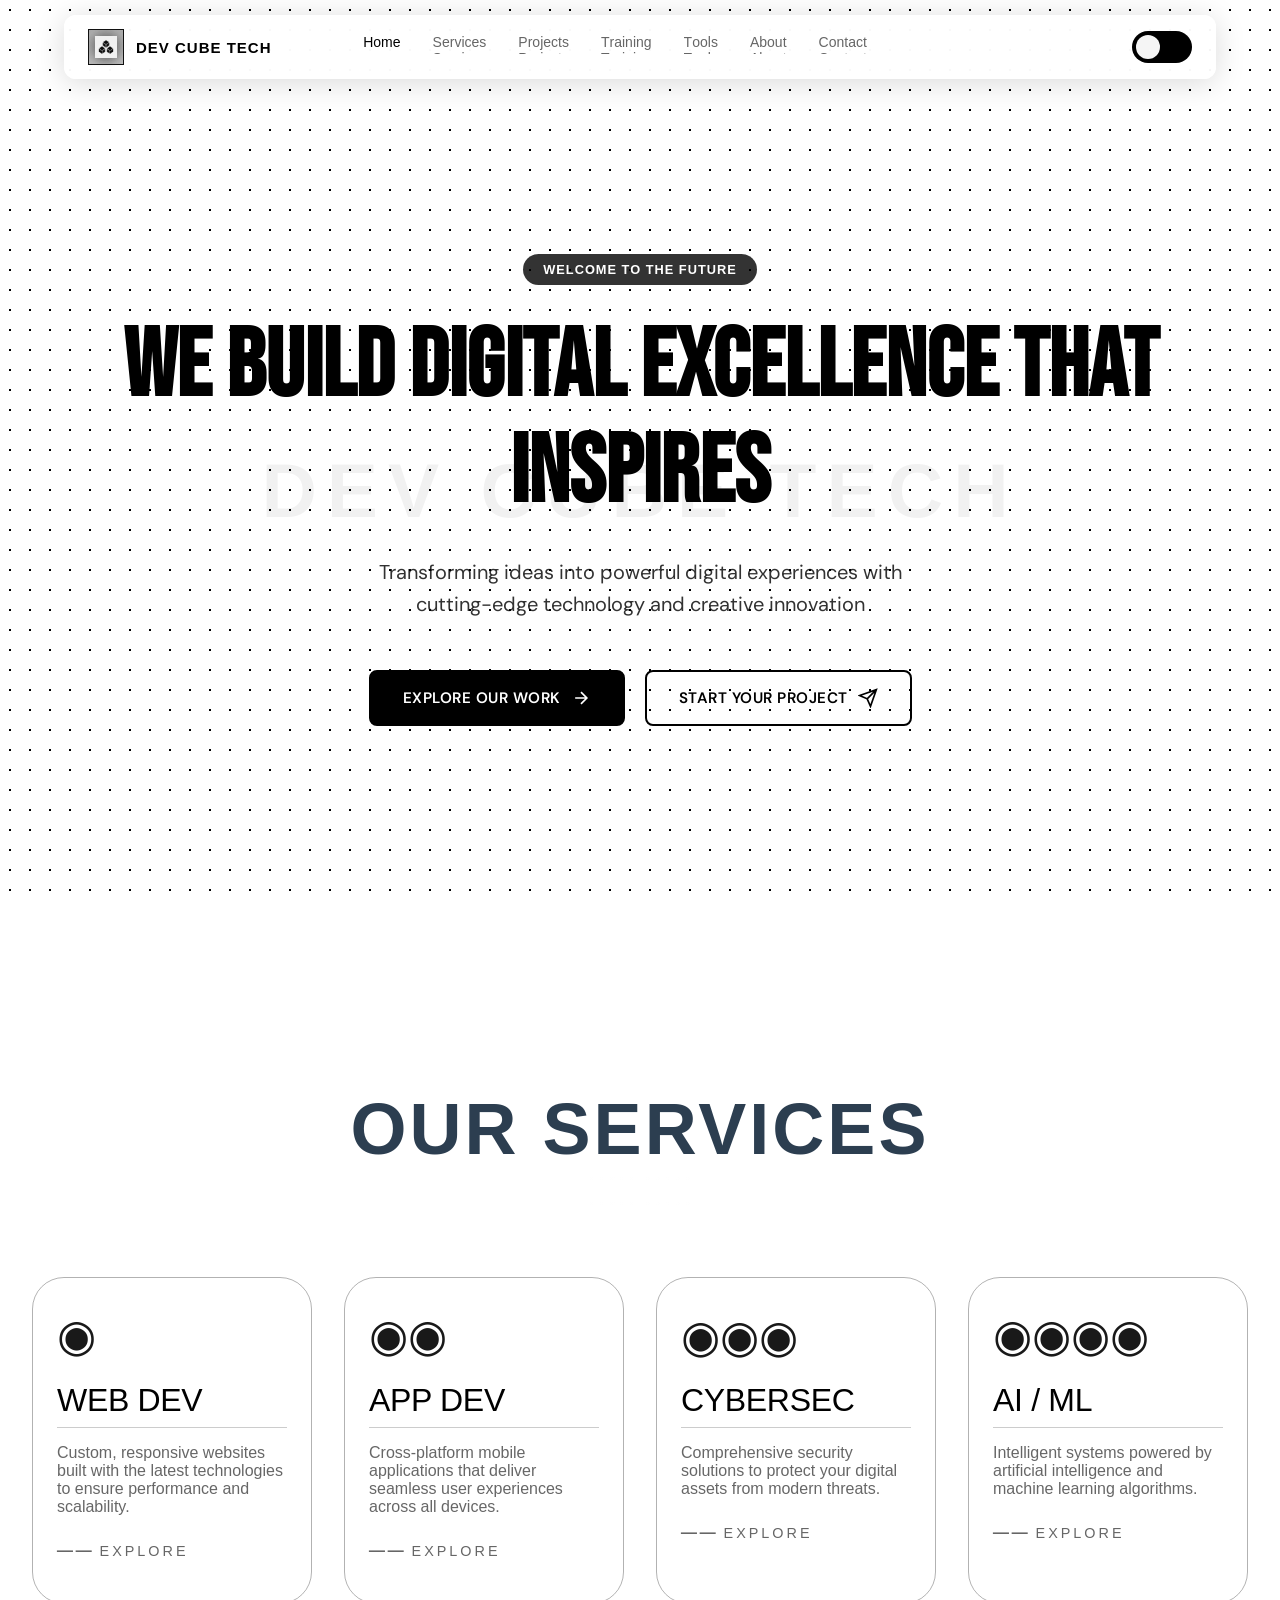
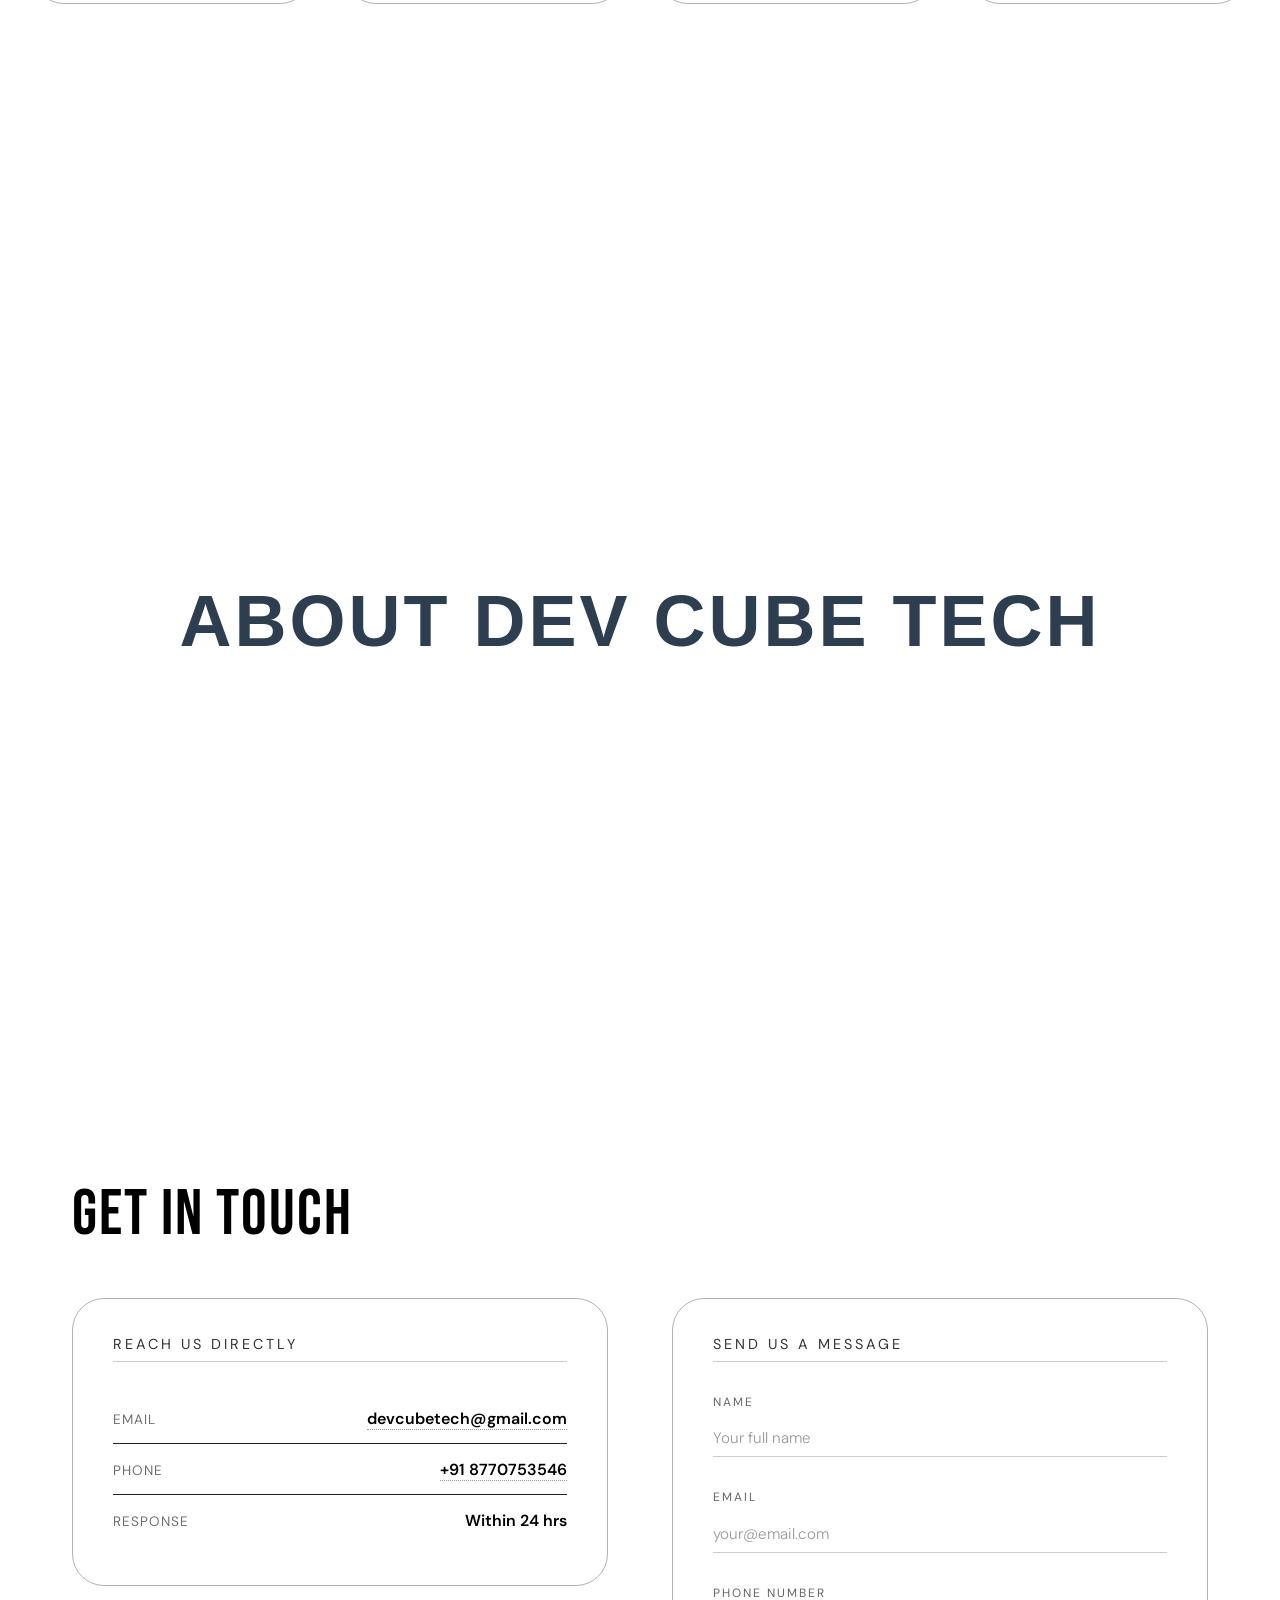
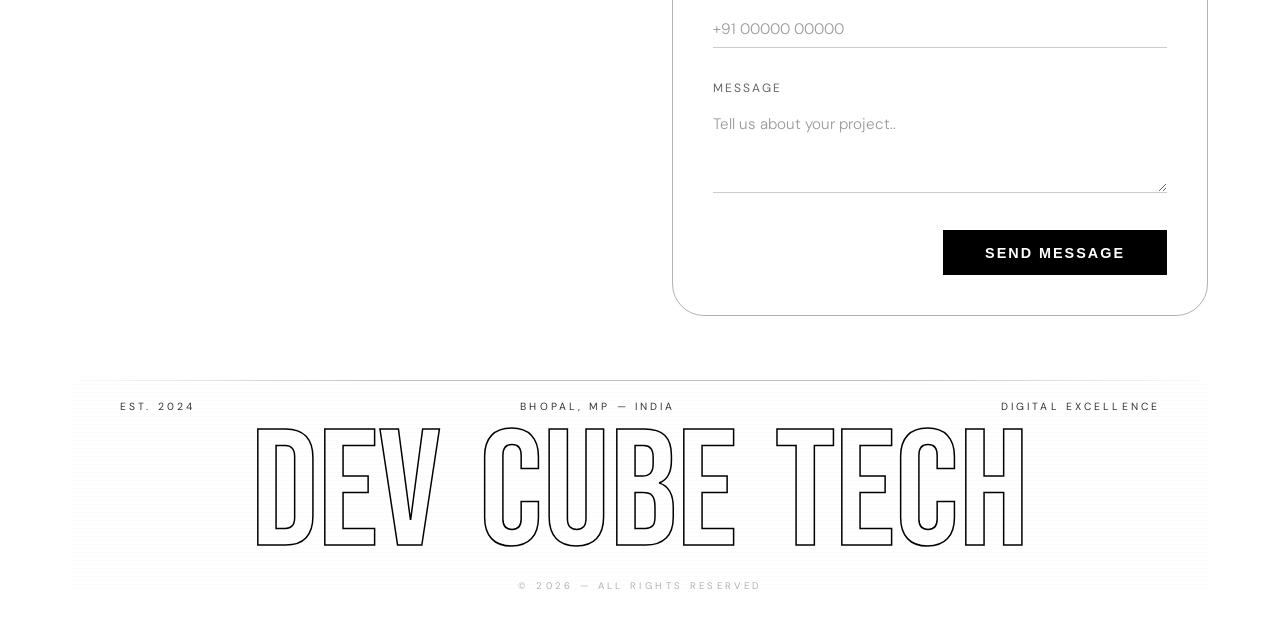
<file: index.html>
<!DOCTYPE html>
<html lang="en">

<head>
  <meta charset="UTF-8">
  <meta name="viewport" content="width=device-width, initial-scale=1.0">
  <title>Smart Navbar with Dark Mode</title>

  <script src="https://cdnjs.cloudflare.com/ajax/libs/gsap/3.12.2/gsap.min.js"></script>
  <link href="https://fonts.googleapis.com/css2?family=Bebas+Neue&family=DM+Sans:wght@300;400;500&display=swap"
    rel="stylesheet">
  <link rel="stylesheet" href="components/navbar.css">
  <link rel="stylesheet" href="css/style.css">
  <link rel="stylesheet" href="css/services-section.css">
  <link rel="stylesheet" href="css/contact-section.css">
  <link rel="stylesheet" href="css/footer.css">
  <link rel="stylesheet" href="css/hero-section.css?v=11">
  <link rel="stylesheet" href="css/about-section.css">


</head>

<body>

  <!-- Ambient particles for cinematic dark mode effect -->
  <div class="ambient-particles"></div>

  <!-- Theme transition ripple overlay -->
  <div class="theme-ripple" id="themeRipple"></div>

  <div class="progress-bar" id="progressBar"></div>

  <nav class="navbar" id="navbar">
    <div class="nav-container">

      <div class="logo">
        <div class="header-cube">
          <div class="header-face header-front">
            <img src="img/white_logo.png" alt="Logo">
          </div>
          <div class="header-face header-back">
            <img src="img/black_logo.png" alt="Logo">
          </div>
          <div class="header-face header-right">
            <img src="img/white_logo.png" alt="Logo">
          </div>
          <div class="header-face header-left">
            <img src="img/black_logo.png" alt="Logo">
          </div>
          <div class="header-face header-top">
            <img src="img/white_logo.png" alt="Logo">
          </div>
          <div class="header-face header-bottom">
            <img src="img/black_logo.png" alt="Logo">
          </div>
        </div>
        <span>DEV CUBE TECH</span>
      </div>
      <ul class="nav-links">
        <li class="mobile-menu-label"><span>Navigation</span></li>
        <li><a href="#home" data-section="home">Home</a></li>
        <li><a href="#services" data-section="services">Services</a></li>
        <li><a href="#projects" data-section="projects">Projects</a></li>
        <li><a href="#training" data-section="training">Training</a></li>
        <li><a href="#tools" data-section="tools">Tools</a></li>
        <li><a href="#about" data-section="about">About</a></li>
        <li><a href="#contact" data-section="contact">Contact</a></li>

        <li class="mobile-menu-actions">
          <button class="dark-btn mobile-dark-btn" id="darkToggleMobile">
           
            <span>Switch Theme</span>
          </button>
        </li>
      </ul>

      <div class="nav-right">
  <button class="dark-btn" id="darkToggle">
    
  </button>
</div>
      <button class="mobile-menu-toggle" id="mobileMenuToggle">
        <span class="hamburger-line"></span>
        <span class="hamburger-line"></span>
        <span class="hamburger-line"></span>
      </button>

    </div>
  </nav>

  <!-- Mobile Menu Overlay -->
  <div class="mobile-menu-overlay" id="mobileMenuOverlay"></div>

  <!-- ===== HERO SECTION ===== -->
  <section class="hero-section" id="home">



    <div class="hero-content">
      <div class="hero-badge">
        <span>Welcome to the Future</span>
      </div>

      <div class="hero-background-text">DEV CUBE TECH</div>

      <div class="hero-text">
        <h1 class="hero-title">

          <span class="title-line highlight"> We Build Digital Excellence</span>
          <span class="title-line">That Inspires</span>
        </h1>

        <p class="hero-subtitle">
          Transforming ideas into powerful digital experiences with cutting-edge technology and creative innovation
        </p>



        <div class="hero-buttons">
          <button class="btn-primary" onclick="scrollToSection('services')">
            <span>Explore Our Work</span>
            <svg width="20" height="20" viewBox="0 0 24 24" fill="none" stroke="currentColor" stroke-width="2">
              <path d="M5 12h14M12 5l7 7-7 7" />
            </svg>
          </button>
          <button class="btn-secondary" onclick="scrollToSection('contact')">
            <span>Start Your Project</span>
            <svg width="20" height="20" viewBox="0 0 24 24" fill="none" stroke="currentColor" stroke-width="2">
              <path d="M22 2L11 13M22 2l-7 20-4-9-9-4 20-7z" />
            </svg>
          </button>
        </div>
      </div>
    </div>


  </section>
  <!-- ===== SERVICES SECTION ===== -->
  <section id="services" class="services-section">
    <div class="services-wrapper">
      <!-- title section -->
      <div class="page-title">
        <h1>OUR SERVICES</h1>
        <div class="bar"></div>
      </div>

      <!-- service cards grid (only black & white) -->
      <div class="services-grid">
        <!-- 1. Web Development -->
        <div class="service-card">
          <div class="card-icon">◉</div>
          <h2>WEB DEV</h2>
          <p>Custom, responsive websites built with the latest technologies to ensure performance and scalability.</p>
          <div class="card-marker">
            <span>──</span> EXPLORE
          </div>
        </div>

        <!-- 2. App Development -->
        <div class="service-card">
          <div class="card-icon">◉◉</div>
          <h2>APP DEV</h2>
          <p>Cross-platform mobile applications that deliver seamless user experiences across all devices.</p>
          <div class="card-marker">
            <span>──</span> EXPLORE
          </div>
        </div>

        <!-- 3. Cybersecurity -->
        <div class="service-card">
          <div class="card-icon">◉◉◉</div>
          <h2>CYBERSEC</h2>
          <p>Comprehensive security solutions to protect your digital assets from modern threats.</p>
          <div class="card-marker">
            <span>──</span> EXPLORE
          </div>
        </div>

        <!-- 4. AI/ML Solutions -->
        <div class="service-card">
          <div class="card-icon">◉◉◉◉</div>
          <h2>AI / ML</h2>
          <p>Intelligent systems powered by artificial intelligence and machine learning algorithms.</p>
          <div class="card-marker">
            <span>──</span> EXPLORE
          </div>
        </div>
      </div>

    </div>
  </section>
  <section id="projects" class="about-section">
    <div class="about-wrapper">
      <!-- title section -->
      <div class="page-title">
        <h1>ABOUT DEV CUBE TECH</h1>
        <div class="bar"></div>
      </div>



    </div>
  </section>



  <!-- ===== CONTACT SECTION ===== -->
  <section id="contact" class="contact-section">
    <div class="contact-container">

      <div class="contact-header">

        <div class="contact-tag">GET IN TOUCH</div>
      </div>

      <!-- main grid :: left = reach us directly / right = send us a message -->
      <div class="contact-grid">

        <!-- LEFT SIDE: REACH US DIRECTLY with email, phone, response -->
        <div class="contact-info-section">
          <p class="contact-section-label">REACH US DIRECTLY</p>

          <!-- EMAIL block -->
          <div class="contact-info-item">
            <span class="contact-info-key">EMAIL</span>
            <span class="contact-info-val">
              <a href="mailto:devcubetech@gmail.com">devcubetech@gmail.com</a>
            </span>
          </div>

          <!-- PHONE block -->
          <div class="contact-info-item">
            <span class="contact-info-key">PHONE</span>
            <span class="contact-info-val">
              <a href="tel:+918770753546">+91 8770753546</a>
            </span>
          </div>

          <!-- RESPONSE block (within 24 hrs) -->
          <div class="contact-info-item">
            <span class="contact-info-key">RESPONSE</span>
            <span class="contact-info-val">Within 24 hrs</span>
          </div>
        </div>

        <!-- RIGHT SIDE: SEND US A MESSAGE with form -->
        <div class="contact-form-section">
          <p class="contact-section-label">SEND US A MESSAGE</p>

          <form id="monochromeContactForm">
            <!-- NAME field (placeholder: Your full name) -->
            <div class="contact-form-group">
              <label for="name">NAME</label>
              <input type="text" id="name" name="name" placeholder="Your full name" required>
            </div>

            <!-- EMAIL field (placeholder: your@email.com) -->
            <div class="contact-form-group">
              <label for="email">EMAIL</label>
              <input type="email" id="email" name="email" placeholder="your@email.com" required>
            </div>

            <!-- PHONE NUMBER field (exactly as image: PHONE NUMBER label + placeholder +91 00000 00000) -->
            <div class="contact-form-group">
              <label for="phone">PHONE NUMBER</label>
              <input type="tel" id="phone" name="phone" placeholder="+91 00000 00000">
            </div>

            <!-- MESSAGE field (Tell us about your project..) -->
            <div class="contact-form-group">
              <label for="message">MESSAGE</label>
              <textarea id="message" name="message" placeholder="Tell us about your project.." required></textarea>
            </div>

            <!-- submit row with SEND MESSAGE button -->
            <div class="contact-submit-row">
              <button type="submit" class="contact-btn">SEND MESSAGE</button>
            </div>

            <!-- success message (hidden initially) -->
            <p class="contact-success" id="successMsg">✓ &nbsp; Message sent successfully.</p>
          </form>
        </div>
      </div>

      <footer>
        <div>DEV CUBE TECH</div>
      </footer>
    </div>
  </section>

  <script src="components/navbar.js"></script>
  <script src="js/script.js"></script>
  <script src="js/footer.js"></script>


</body>

</html>
</file>
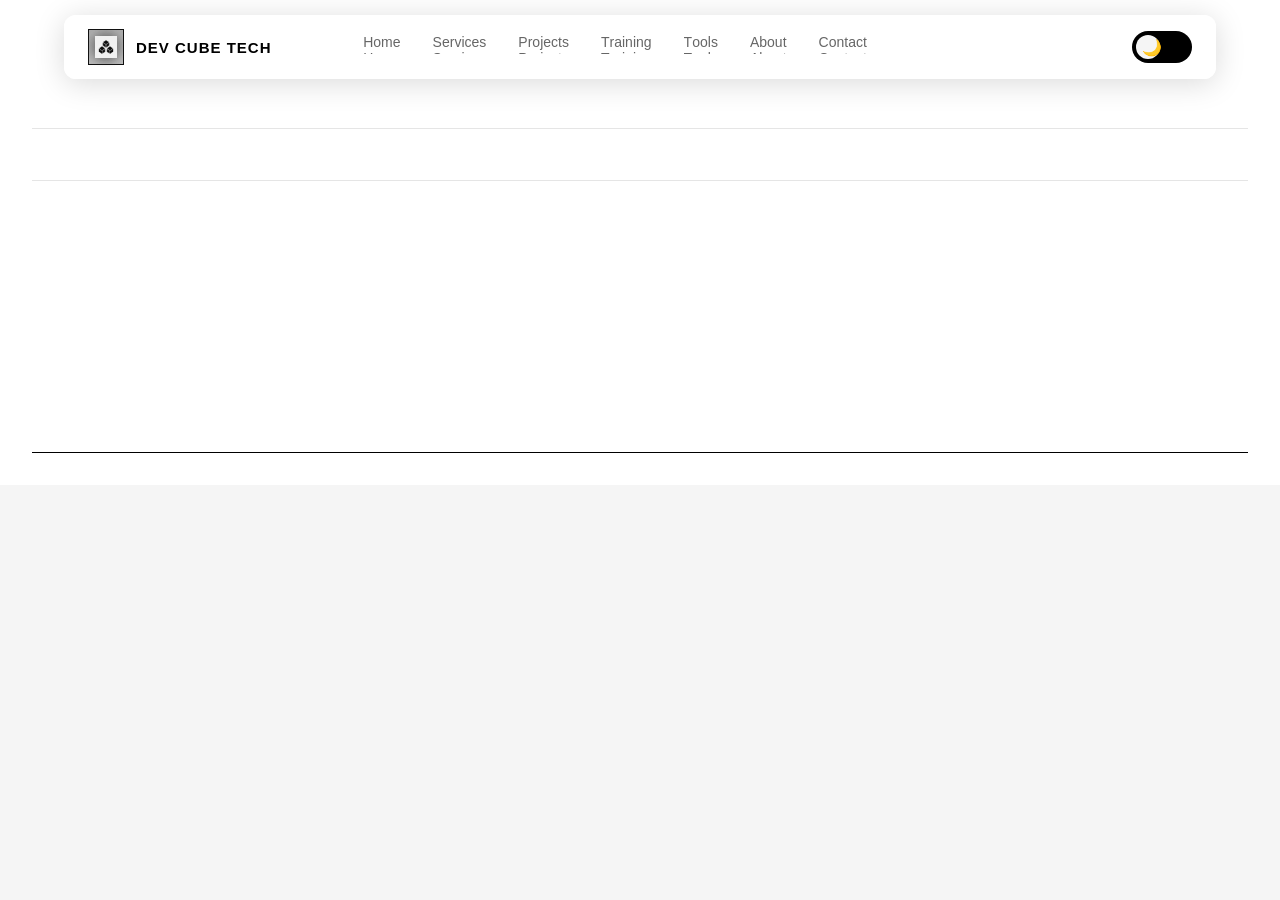
<file: adi.html>
<!DOCTYPE html>
<html lang="en">

<head>
  <meta charset="UTF-8">
  <meta name="viewport" content="width=device-width, initial-scale=1.0">
  <title>Smart Navbar with Dark Mode</title>

  <script src="https://cdnjs.cloudflare.com/ajax/libs/gsap/3.12.2/gsap.min.js"></script>
  <link href="https://fonts.googleapis.com/css2?family=Bebas+Neue&family=DM+Sans:wght@300;400;500&display=swap"
    rel="stylesheet">
  <link rel="stylesheet" href="components/navbar.css">
  <link rel="stylesheet" href="css/style.css">
  <link rel="stylesheet" href="css/services-section.css">
  <link rel="stylesheet" href="css/contact-section.css">
  <link rel="stylesheet" href="css/footer.css">
  <link rel="stylesheet" href="css/hero-section.css?v=11">
  <link rel="stylesheet" href="css/about-section.css">

  <style>
    /* ===== IMPROVED FOOTER STYLES ===== */
    footer {
      margin-top: 0;
      padding: 0;
      font-family: 'Bebas Neue', sans-serif;
      position: relative;
      overflow: hidden;
    }

    /* Footer Main Container */
    .footer-container {
      width: 100%;
      padding: 6rem 2rem 2rem;
      position: relative;
    }

    /* Light mode - black text on white background */
    body:not(.dark) .footer-container {
      background: #ffffff;
      color: #000000;
    }

    /* Dark mode - white text on black background */
    body.dark .footer-container {
      background: #000000;
      color: #ffffff;
    }

    /* Footer Top Section - Big Typography */
    .footer-hero {
      text-align: center;
      padding-bottom: 4rem;
      border-bottom: 1px solid;
      position: relative;
    }

    body:not(.dark) .footer-hero {
      border-color: #000000;
    }

    body.dark .footer-hero {
      border-color: #ffffff;
    }

    .footer-brand {
      font-size: clamp(3rem, 12vw, 10rem);
      letter-spacing: 0.05em;
      font-weight: 900;
      line-height: 0.9;
      margin: 0;
      cursor: pointer;
      transition: all 0.5s cubic-bezier(0.4, 0, 0.2, 1);
      display: inline-block;
    }

    /* Hover effect - invert colors with scale */
    body:not(.dark) .footer-brand:hover {
      color: #ffffff;
      text-shadow: 0 0 40px rgba(0,0,0,0.3);
      transform: scale(1.02);
    }

    body.dark .footer-brand:hover {
      color: #000000;
      text-shadow: 0 0 40px rgba(255,255,255,0.5);
      transform: scale(1.02);
    }

    .footer-tagline {
      font-family: 'DM Sans', sans-serif;
      font-size: 1rem;
      font-weight: 400;
      letter-spacing: 0.3em;
      text-transform: uppercase;
      margin-top: 1rem;
      opacity: 0.7;
    }

    /* Footer Content Grid */
    .footer-content {
      display: grid;
      grid-template-columns: repeat(auto-fit, minmax(250px, 1fr));
      gap: 3rem;
      max-width: 1400px;
      margin: 4rem auto;
      padding: 0 2rem;
    }

    .footer-column h3 {
      font-size: 1.2rem;
      letter-spacing: 0.2em;
      margin-bottom: 1.5rem;
      font-weight: 600;
      position: relative;
      display: inline-block;
    }

    /* Underline animation for headings */
    .footer-column h3::after {
      content: '';
      position: absolute;
      bottom: -5px;
      left: 0;
      width: 0;
      height: 2px;
      transition: width 0.3s ease;
    }

    body:not(.dark) .footer-column h3::after {
      background: #000000;
    }

    body.dark .footer-column h3::after {
      background: #ffffff;
    }

    .footer-column:hover h3::after {
      width: 100%;
    }

    .footer-links {
      list-style: none;
      padding: 0;
      margin: 0;
    }

    .footer-links li {
      margin-bottom: 0.8rem;
    }

    .footer-links a {
      font-family: 'DM Sans', sans-serif;
      font-size: 0.95rem;
      text-decoration: none;
      letter-spacing: 0.05em;
      position: relative;
      display: inline-block;
      transition: all 0.3s ease;
      opacity: 0.8;
    }

    body:not(.dark) .footer-links a {
      color: #000000;
    }

    body.dark .footer-links a {
      color: #ffffff;
    }

    .footer-links a::before {
      content: '→';
      position: absolute;
      left: -20px;
      opacity: 0;
      transition: all 0.3s ease;
    }

    .footer-links a:hover {
      opacity: 1;
      padding-left: 20px;
    }

    .footer-links a:hover::before {
      opacity: 1;
      left: 0;
    }

    /* Social Icons */
    .footer-social {
      display: flex;
      gap: 1rem;
      margin-top: 1rem;
    }

    .social-icon {
      width: 45px;
      height: 45px;
      border: 1px solid;
      display: flex;
      align-items: center;
      justify-content: center;
      text-decoration: none;
      font-size: 1.2rem;
      transition: all 0.3s cubic-bezier(0.4, 0, 0.2, 1);
      position: relative;
      overflow: hidden;
    }

    body:not(.dark) .social-icon {
      border-color: #000000;
      color: #000000;
    }

    body.dark .social-icon {
      border-color: #ffffff;
      color: #ffffff;
    }

    .social-icon::before {
      content: '';
      position: absolute;
      top: 50%;
      left: 50%;
      width: 0;
      height: 0;
      border-radius: 50%;
      transform: translate(-50%, -50%);
      transition: all 0.4s ease;
      z-index: -1;
    }

    body:not(.dark) .social-icon::before {
      background: #000000;
    }

    body.dark .social-icon::before {
      background: #ffffff;
    }

    .social-icon:hover::before {
      width: 100%;
      height: 100%;
      border-radius: 0;
    }

    body:not(.dark) .social-icon:hover {
      color: #ffffff;
      transform: translateY(-3px);
      box-shadow: 0 10px 20px rgba(0,0,0,0.2);
    }

    body.dark .social-icon:hover {
      color: #000000;
      transform: translateY(-3px);
      box-shadow: 0 10px 20px rgba(255,255,255,0.1);
    }

    /* Footer Bottom */
    .footer-bottom {
      text-align: center;
      padding: 2rem;
      border-top: 1px solid;
      font-family: 'DM Sans', sans-serif;
      font-size: 0.85rem;
      letter-spacing: 0.1em;
      opacity: 0.6;
      display: flex;
      justify-content: space-between;
      align-items: center;
      flex-wrap: wrap;
      gap: 1rem;
    }

    body:not(.dark) .footer-bottom {
      border-color: rgba(0,0,0,0.2);
    }

    body.dark .footer-bottom {
      border-color: rgba(255,255,255,0.2);
    }

    .footer-credits {
      display: flex;
      gap: 2rem;
    }

    .footer-credits a {
      text-decoration: none;
      transition: opacity 0.3s ease;
    }

    body:not(.dark) .footer-credits a {
      color: #000000;
    }

    body.dark .footer-credits a {
      color: #ffffff;
    }

    .footer-credits a:hover {
      opacity: 0.6;
    }

    /* Back to Top Button */
    .back-to-top {
      position: fixed;
      bottom: 2rem;
      right: 2rem;
      width: 50px;
      height: 50px;
      border: 1px solid;
      display: flex;
      align-items: center;
      justify-content: center;
      cursor: pointer;
      opacity: 0;
      visibility: hidden;
      transition: all 0.3s ease;
      z-index: 100;
      font-size: 1.2rem;
    }

    body:not(.dark) .back-to-top {
      background: #ffffff;
      border-color: #000000;
      color: #000000;
    }

    body.dark .back-to-top {
      background: #000000;
      border-color: #ffffff;
      color: #ffffff;
    }

    .back-to-top.visible {
      opacity: 1;
      visibility: visible;
    }

    .back-to-top:hover {
      transform: translateY(-5px);
    }

    /* Responsive */
    @media (max-width: 768px) {
      .footer-content {
        grid-template-columns: 1fr;
        text-align: center;
        gap: 2rem;
      }

      .footer-social {
        justify-content: center;
      }

      .footer-bottom {
        flex-direction: column;
        text-align: center;
      }

      .footer-credits {
        flex-direction: column;
        gap: 0.5rem;
      }
    }

    /* Marquee Animation for extra flair */
    .footer-marquee {
      overflow: hidden;
      white-space: nowrap;
      padding: 1rem 0;
      border-top: 1px solid;
      border-bottom: 1px solid;
      margin: 2rem 0;
    }

    body:not(.dark) .footer-marquee {
      border-color: rgba(0,0,0,0.1);
    }

    body.dark .footer-marquee {
      border-color: rgba(255,255,255,0.1);
    }

    .marquee-content {
      display: inline-block;
      animation: marquee 20s linear infinite;
      font-size: 1rem;
      letter-spacing: 0.5em;
      text-transform: uppercase;
      opacity: 0.5;
    }

    @keyframes marquee {
      0% { transform: translateX(0); }
      100% { transform: translateX(-50%); }
    }
  </style>

</head>

<body>

  <!-- Ambient particles for cinematic dark mode effect -->
  <div class="ambient-particles"></div>

  <!-- Theme transition ripple overlay -->
  <div class="theme-ripple" id="themeRipple"></div>

  <div class="progress-bar" id="progressBar"></div>

  <nav class="navbar" id="navbar">
    <div class="nav-container">

      <div class="logo">
        <div class="header-cube">
          <div class="header-face header-front">
            <img src="img/white_logo.png" alt="Logo">
          </div>
          <div class="header-face header-back">
            <img src="img/black_logo.png" alt="Logo">
          </div>
          <div class="header-face header-right">
            <img src="img/white_logo.png" alt="Logo">
          </div>
          <div class="header-face header-left">
            <img src="img/black_logo.png" alt="Logo">
          </div>
          <div class="header-face header-top">
            <img src="img/white_logo.png" alt="Logo">
          </div>
          <div class="header-face header-bottom">
            <img src="img/black_logo.png" alt="Logo">
          </div>
        </div>
        <span>DEV CUBE TECH</span>
      </div>
      <ul class="nav-links">
        <li class="mobile-menu-label"><span>Navigation</span></li>
        <li><a href="#home" data-section="home">Home</a></li>
        <li><a href="#services" data-section="services">Services</a></li>
        <li><a href="#projects" data-section="projects">Projects</a></li>
        <li><a href="#training" data-section="training">Training</a></li>
        <li><a href="#tools" data-section="tools">Tools</a></li>
        <li><a href="#about" data-section="about">About</a></li>
        <li><a href="#contact" data-section="contact">Contact</a></li>

        <li class="mobile-menu-actions">
          <button class="dark-btn mobile-dark-btn" id="darkToggleMobile">
            <span class="icon moon-icon">🌙</span>
            <span class="icon sun-icon">☀️</span>
            <span>Switch Theme</span>
          </button>
        </li>
      </ul>

      <div class="nav-right">
        <button class="dark-btn" id="darkToggle">
          <span class="icon moon-icon">🌙</span>
          <span class="icon sun-icon">☀️</span>
        </button>
      </div>

      <button class="mobile-menu-toggle" id="mobileMenuToggle">
        <span class="hamburger-line"></span>
        <span class="hamburger-line"></span>
        <span class="hamburger-line"></span>
      </button>

    </div>
  </nav>

  <!-- Mobile Menu Overlay -->
  <div class="mobile-menu-overlay" id="mobileMenuOverlay"></div>

 

 

  <!-- ===== IMPROVED FOOTER ===== -->
  <footer>
    <div class="footer-container">
      
      <!-- Marquee Text -->
      <div class="footer-marquee">
        <div class="marquee-content">
          DEV CUBE TECH • INNOVATE • CREATE • TRANSFORM • DEV CUBE TECH • INNOVATE • CREATE • TRANSFORM • 
          DEV CUBE TECH • INNOVATE • CREATE • TRANSFORM • DEV CUBE TECH • INNOVATE • CREATE • TRANSFORM •
        </div>
      </div>

      <!-- Hero Section with Big Typography -->
      <div class="footer-hero">
        <h2 class="footer-brand" onclick="window.scrollTo({top: 0, behavior: 'smooth'})">
          DEV CUBE TECH
        </h2>
        <p class="footer-tagline">Building Tomorrow's Digital Experience</p>
      </div>

    </div>
  </footer>

  <!-- Back to Top Button -->
  <div class="back-to-top" id="backToTop" onclick="window.scrollTo({top: 0, behavior: 'smooth'})">
    ↑
  </div>

  <script src="components/navbar.js"></script>
  <script src="js/script.js"></script>

  <script>
    // Back to Top Button Visibility
    const backToTopBtn = document.getElementById('backToTop');
    
    window.addEventListener('scroll', () => {
      if (window.pageYOffset > 300) {
        backToTopBtn.classList.add('visible');
      } else {
        backToTopBtn.classList.remove('visible');
      }
    });

    // Footer Brand Animation on Scroll
    gsap.from(".footer-brand", {
      scrollTrigger: {
        trigger: ".footer-hero",
        start: "top 80%",
      },
      y: 50,
      opacity: 0,
      duration: 1,
      ease: "power3.out"
    });

    // Stagger animation for footer columns
    gsap.from(".footer-column", {
      scrollTrigger: {
        trigger: ".footer-content",
        start: "top 85%",
      },
      y: 30,
      opacity: 0,
      duration: 0.8,
      stagger: 0.1,
      ease: "power3.out"
    });
  </script>

</body>

</html>
</file>
<file: components/navbar.css>
/* ===== NAVBAR COMPONENT CSS =====
 * Include this CSS file in any page that uses the navbar
 * <link rel="stylesheet" href="components/navbar.css">
 */

/* ===== CSS VARIABLES FOR THEME ===== */
:root {
  /* Light Mode Colors */
  --bg-primary: #f5f5f5;
  --bg-secondary: #fafafa;
  --bg-tertiary: #f0f0f0;
  --bg-navbar: rgba(255, 255, 255, 0.95);
  --text-primary: #000;
  --text-secondary: #666;
  --text-muted: #888;
  --border-color: rgba(0, 0, 0, 0.8);
  --shadow-color: rgba(0, 0, 0, 0.15);
  --accent-color: #000;
  --cube-glow: rgba(0, 0, 0, 0.1);
  --cube-border: rgba(0, 0, 0, 0.8);
  --ripple-color: #111;
  
  /* Transitions */
  --transition-smooth: 0.8s cubic-bezier(0.4, 0, 0.2, 1);
  --transition-spring: 0.5s cubic-bezier(0.68, -0.55, 0.265, 1.55);
}

/* Dark Mode Variables */
body.dark {
  --bg-primary: #111;
  --bg-secondary: #0a0a0a;
  --bg-tertiary: #151515;
  --bg-navbar: rgba(20, 20, 20, 0.95);
  --text-primary: #fff;
  --text-secondary: #bbb;
  --text-muted: #888;
  --border-color: rgba(255, 255, 255, 0.8);
  --shadow-color: rgba(255, 255, 255, 0.1);
  --accent-color: #fff;
  --cube-glow: rgba(255, 255, 255, 0.2);
  --cube-border: rgba(255, 255, 255, 0.9);
  --ripple-color: #f5f5f5;
}

/* ===== RESET (Minimal) ===== */
* {
  margin: 0;
  padding: 0;
  box-sizing: border-box;
}

html {
  scroll-behavior: smooth;
}

body {
  font-family: -apple-system, BlinkMacSystemFont, 'Segoe UI', Roboto, sans-serif;
  background: var(--bg-primary);
  color: var(--text-primary);
  overflow-x: hidden;
  transition: background-color var(--transition-smooth), color var(--transition-smooth);
}

/* ===== RIPPLE OVERLAY FOR DARK MODE TRANSITION ===== */
.theme-ripple {
  position: fixed;
  top: 0;
  left: 0;
  width: 0;
  height: 0;
  border-radius: 50%;
  background: var(--ripple-color);
  pointer-events: none;
  z-index: -1;
  transform: translate(-50%, -50%);
  opacity: 0;
}

.theme-ripple.animating {
  animation: rippleExpand 1.2s cubic-bezier(0.4, 0, 0.2, 1) forwards;
}

@keyframes rippleExpand {
  0% {
    width: 0;
    height: 0;
    opacity: 0.8;
  }
  50% {
    opacity: 0.6;
  }
  100% {
    width: 300vmax;
    height: 300vmax;
    opacity: 0;
  }
}

/* Ambient particles for dark mode - behind content */
.ambient-particles {
  position: fixed;
  top: 0;
  left: 0;
  width: 100%;
  height: 100%;
  pointer-events: none;
  z-index: -2;
  opacity: 0;
  transition: opacity var(--transition-smooth);
  background: 
    radial-gradient(circle at 20% 80%, rgba(255,255,255,0.03) 0%, transparent 50%),
    radial-gradient(circle at 80% 20%, rgba(255,255,255,0.03) 0%, transparent 50%),
    radial-gradient(circle at 40% 40%, rgba(255,255,255,0.02) 0%, transparent 30%);
}

body.dark .ambient-particles {
  opacity: 1;
}

/* ===== PROGRESS BAR ===== */
.progress-bar {
  position: fixed;
  top: 0;
  left: 0;
  height: 3px;
  width: 0%;
  background: var(--accent-color);
  z-index: 2000;
  transition: background var(--transition-smooth);
}

/* ===== NAVBAR ===== */
.navbar {
  position: fixed;
  top: 15px;
  left: 50%;
  transform: translateX(-50%);
  width: 90%;
  background: var(--bg-navbar);
  backdrop-filter: blur(50px);
  border-radius: 12px;
  padding: 0 24px;
  z-index: 1000;
  box-shadow: 0 4px 30px var(--shadow-color);
  transition: transform 0.4s cubic-bezier(0.4, 0, 0.2, 1), 
              opacity 0.3s ease,
              background var(--transition-smooth),
              box-shadow var(--transition-smooth);
}

.navbar.hidden {
  transform: translateX(-50%) translateY(-120%);
  opacity: 0;
}

.navbar.visible {
  transform: translateX(-50%) translateY(0);
  opacity: 1;
}

.nav-container {
  max-width: 1400px;
  margin: auto;
  height: 64px;
  display: grid;
  grid-template-columns: 200px 1fr 250px;
  align-items: center;
}

/* ===== LOGO ===== */
.logo {
  display: flex;
  align-items: center;
  gap: 12px;
  font-weight: 700;
  font-size: 15px;
  color: var(--text-primary);
  letter-spacing: 1px;
  text-transform: uppercase;
  white-space: nowrap;
  transition: color var(--transition-smooth);
}

.logo img {
  width: 28px;
  height: 28px;
}

/* ===== NAV LINKS ===== */
.nav-links {
  display: flex;
  gap: 32px;
  list-style: none;
  justify-content: center;
}

.nav-links a {
  text-decoration: none;
  color: var(--text-secondary);
  font-size: 14px;
  font-weight: 500;
  position: relative;
  display: inline-block;
  overflow: hidden;
  transition: color var(--transition-smooth);
}

.nav-links a.active {
  color: var(--text-primary);
}

.nav-links a::after {
  content: "";
  position: absolute;
  bottom: -4px;
  left: 0;
  width: 0%;
  height: 2px;
  background: var(--accent-color);
  transition: width 0.3s ease, background var(--transition-smooth);
}

.nav-links a:hover::after,
.nav-links a.active::after {
  width: 100%;
}

/* ===== ROLLING TEXT ===== */
.text-wrapper {
  position: relative;
  display: inline-block;
  height: 20px;
  overflow: hidden;
}

.original-text,
.rolling-text {
  display: block;
  white-space: nowrap;
}

.rolling-text {
  position: absolute;
  top: 0;
  left: 0;
}

.char {
  display: inline-block;
}

/* ===== RIGHT SIDE ===== */
.nav-right {
  display: flex;
  align-items: center;
  justify-content: flex-end;
  gap: 16px;
}

/* ===== DARK MODE BUTTON ===== */
.dark-btn {
  border: none;
  background: var(--accent-color);
  color: var(--bg-primary);
  width: 60px;
  height: 32px;
  border-radius: 16px;
  cursor: pointer;
  font-size: 16px;
  transition: transform 0.3s ease, 
              background var(--transition-smooth),
              color var(--transition-smooth),
              box-shadow var(--transition-smooth);
  display: flex;
  align-items: center;
  justify-content: flex-start;
  padding: 4px;
  position: relative;
  overflow: hidden;
}

.dark-btn:hover {
  transform: scale(1.05);
  box-shadow: 0 0 20px var(--cube-glow);
}

.dark-btn .icon {
  position: absolute;
  transition: all var(--transition-spring);
  width: 24px;
  height: 24px;
  display: flex;
  align-items: center;
  justify-content: center;
}

/* Toggle circle/slider */
.dark-btn::before {
  content: '';
  position: absolute;
  width: 24px;
  height: 24px;
  background: var(--bg-primary);
  border-radius: 50%;
  left: 4px;
  transition: transform var(--transition-spring), background var(--transition-smooth);
  z-index: 1;
}

.dark-btn .moon-icon {
  opacity: 1;
  transform: rotate(0deg) scale(1);
  left: 8px;
  z-index: 2;
}

.dark-btn .sun-icon {
  opacity: 0;
  transform: rotate(180deg) scale(0.5);
  right: 8px;
  z-index: 2;
}

/* When dark mode is active - slide the toggle */
body.dark .dark-btn::before {
  transform: translateX(28px);
  background: var(--bg-navbar);
}

body.dark .dark-btn .moon-icon {
  opacity: 0;
  transform: rotate(-180deg) scale(0.5);
}

body.dark .dark-btn .sun-icon {
  opacity: 1;
  transform: rotate(0deg) scale(1);
}

/* Glow effect in dark mode */
body.dark .dark-btn {
  box-shadow: 0 0 15px var(--cube-glow), inset 0 0 10px rgba(255,255,255,0.1);
}

/* Spin animation on click */
.dark-btn.spinning .icon {
  animation: iconSpin 0.5s ease;
}

@keyframes iconSpin {
  0% { transform: rotate(0deg) scale(1); }
  50% { transform: rotate(180deg) scale(0.8); }
  100% { transform: rotate(360deg) scale(1); }
}

/* ===== HEADER CUBE ===== */
.header-cube {
  position: relative;
  width: 36px;
  height: 36px;
  transform-style: preserve-3d;
  animation: rotateHeaderCube 8s linear infinite;
  cursor: pointer;
  transition: transform 0.3s ease;
}

.header-cube:hover {
  animation-play-state: paused;
  transform: scale(1.2);
}

.header-face {
  position: absolute;
  width: 36px;
  height: 36px;
  background: linear-gradient(135deg, var(--cube-glow) 0%, rgba(0, 0, 0, 0.03) 100%);
  backdrop-filter: blur(8px);
  border: 1.5px solid var(--cube-border);
  display: flex;
  justify-content: center;
  align-items: center;
  backface-visibility: visible;
  box-shadow: inset 0 0 8px var(--cube-glow);
  transition: all var(--transition-smooth);
}

.header-cube:hover .header-face {
  border-color: var(--accent-color);
  box-shadow: 
    inset 0 0 15px var(--cube-glow),
    0 0 20px var(--cube-glow);
}

.header-face img {
  width: 65%;
  height: auto;
  opacity: 0.9;
  transition: all var(--transition-smooth);
  filter: drop-shadow(0 2px 4px var(--shadow-color));
}

.header-cube:hover .header-face img {
  opacity: 1;
  transform: scale(1.1);
  filter: drop-shadow(0 4px 8px var(--cube-glow));
}

/* Header Cube Faces */
.header-front { transform: rotateY(0deg) translateZ(18px); }
.header-back { transform: rotateY(180deg) translateZ(18px); }
.header-right { transform: rotateY(90deg) translateZ(18px); }
.header-left { transform: rotateY(-90deg) translateZ(18px); }
.header-top { transform: rotateX(90deg) translateZ(18px); }
.header-bottom { transform: rotateX(-90deg) translateZ(18px); }

@keyframes rotateHeaderCube {
  0% { transform: rotateX(-10deg) rotateY(0deg); }
  25% { transform: rotateX(0deg) rotateY(90deg); }
  50% { transform: rotateX(10deg) rotateY(180deg); }
  75% { transform: rotateX(0deg) rotateY(270deg); }
  100% { transform: rotateX(-10deg) rotateY(360deg); }
}

/* ===== DARK MODE - Additional Styles ===== */
/* Most styles now use CSS variables, these are additional enhancements */

body.dark .dark-btn:hover {
  box-shadow: 0 0 25px var(--cube-glow), inset 0 0 15px rgba(255,255,255,0.15);
}

body.dark .header-cube:hover .header-face {
  box-shadow: 
    inset 0 0 20px var(--cube-glow),
    0 0 30px var(--cube-glow),
    0 0 50px rgba(255, 255, 255, 0.15);
}

body.dark .header-face img {
  filter: drop-shadow(0 0 8px var(--cube-glow));
}

body.dark .header-cube:hover .header-face img {
  filter: drop-shadow(0 0 15px rgba(255, 255, 255, 0.8));
}

/* ===== MOBILE-ONLY ELEMENTS ===== */
.mobile-menu-actions,
.mobile-menu-label {
  display: none;
}

/* ===== MOBILE MENU TOGGLE ===== */
.mobile-menu-toggle {
  display: none;
  flex-direction: column;
  justify-content: center;
  align-items: center;
  width: 44px;
  height: 44px;
  background: var(--bg-tertiary);
  border: 1px solid var(--border-color);
  cursor: pointer;
  padding: 8px;
  gap: 6px;
  z-index: 1002;
  border-radius: 8px;
  transition: background 0.3s ease;
  position: relative;
}

.mobile-menu-toggle:hover {
  background: var(--bg-tertiary);
}

.hamburger-line {
  display: block;
  width: 22px;
  height: 2px;
  background: var(--text-primary);
  border-radius: 4px;
  transition: all 0.4s cubic-bezier(0.68, -0.6, 0.32, 1.6);
  transform-origin: center;
}

.mobile-menu-toggle.active .hamburger-line {
  background: var(--accent-color);
}

.mobile-menu-toggle.active .hamburger-line:nth-child(1) {
  transform: translateY(8px) rotate(45deg);
}

.mobile-menu-toggle.active .hamburger-line:nth-child(2) {
  opacity: 0;
  transform: scaleX(0);
}

.mobile-menu-toggle.active .hamburger-line:nth-child(3) {
  transform: translateY(-8px) rotate(-45deg);
}

/* ===== MOBILE MENU OVERLAY ===== */
.mobile-menu-overlay {
  position: fixed;
  top: 0;
  left: 0;
  width: 100%;
  height: 100%;
  background: rgba(0, 0, 0, 0.5);
  backdrop-filter: blur(4px);
  z-index: 998;
  opacity: 0;
  visibility: hidden;
  transition: opacity 0.3s ease, visibility 0.3s ease;
}

.mobile-menu-overlay.active {
  opacity: 1;
  visibility: visible;
}

/* ===== RESPONSIVE ===== */
@media (max-width: 1024px) {
  .nav-container {
    grid-template-columns: 150px 1fr 100px;
  }
  
  .nav-links {
    gap: 20px;
  }
}

@media (max-width: 768px) {
  .nav-container {
    grid-template-columns: 1fr auto;
    gap: 12px;
  }
  
  .nav-right {
    display: none;
  }
  
  .mobile-menu-toggle {
    display: flex;
  }
  
  .nav-links {
    position: fixed;
    top: 5px;
    right: -100%;
    width: 300px;
    height: calc(100vh - 10px);
    background: var(--bg-navbar);
    backdrop-filter: blur(40px);
    -webkit-backdrop-filter: blur(40px);
    flex-direction: column;
    justify-content: flex-start;
    align-items: flex-start;
    padding: 80px 32px 32px;
    gap: 4px;
    z-index: 999;
    transition: right 0.5s cubic-bezier(0.4, 0, 0.2, 1);
    box-shadow: -10px 0 30px var(--shadow-color);
    margin: 0;
    border-radius: 24px 0 0 24px;
    border: 1px solid var(--border-color);
    border-right: none;
  }
  
  .nav-links.active {
    right: 0;
  }
  
  .nav-links li {
    width: 100%;
    opacity: 0;
    transform: translateX(20px);
    transition: all 0.4s ease;
  }

  .nav-links.active li {
    opacity: 1;
    transform: translateX(0);
  }

  .nav-links.active li:nth-child(1) { transition-delay: 0.1s; }
  .nav-links.active li:nth-child(2) { transition-delay: 0.15s; }
  .nav-links.active li:nth-child(3) { transition-delay: 0.2s; }
  .nav-links.active li:nth-child(4) { transition-delay: 0.25s; }
  .nav-links.active li:nth-child(5) { transition-delay: 0.3s; }
  .nav-links.active li:nth-child(6) { transition-delay: 0.35s; }
  .nav-links.active li:nth-child(7) { transition-delay: 0.4s; }
  .nav-links.active li:nth-child(8) { transition-delay: 0.45s; }
  .nav-links.active li:nth-child(9) { transition-delay: 0.5s; }
  
  .nav-links a {
    display: flex;
    align-items: center;
    padding: 14px 16px;
    font-size: 17px;
    font-weight: 500;
    border-bottom: none;
    width: 100%;
    border-radius: 12px;
    color: var(--text-secondary);
    transition: all 0.3s ease;
  }
  
  .nav-links a::after {
    display: none;
  }
  
  .nav-links a:hover,
  .nav-links a.active {
    background: var(--bg-tertiary);
    color: var(--text-primary);
    padding-left: 24px;
  }
  
  /* Mobile menu label */
  .mobile-menu-label {
    display: block;
    margin-bottom: 20px;
    padding-left: 16px;
  }
  
  .mobile-menu-label span {
    font-size: 11px;
    font-weight: 700;
    text-transform: uppercase;
    letter-spacing: 3px;
    color: var(--text-muted);
    opacity: 0.7;
  }
  
  /* Mobile menu actions */
  .mobile-menu-actions {
    display: block;
    margin-top: auto;
    padding-top: 24px;
    border-top: 1px solid var(--border-color);
  }
  
  .mobile-dark-btn {
    width: 100% !important;
    height: 52px !important;
    border-radius: 14px !important;
    font-size: 15px !important;
    font-weight: 600 !important;
    display: flex !important;
    align-items: center !important;
    justify-content: flex-start !important;
    padding: 0 20px !important;
    gap: 12px !important;
    background: var(--text-primary) !important;
    color: var(--bg-primary) !important;
    cursor: pointer;
    border: none;
    position: relative;
    overflow: hidden;
  }

  .mobile-dark-btn::before {
    display: none !important;
  }

  .mobile-dark-btn .icon {
    position: relative !important;
    opacity: 1 !important;
    left: auto !important;
    right: auto !important;
    transform: none !important;
    width: auto !important;
    height: auto !important;
  }

  body.dark .mobile-dark-btn .moon-icon { display: none; }
  body:not(.dark) .mobile-dark-btn .sun-icon { display: none; }
  
  .logo span {
    display: inline;
    font-size: 13px;
  }
  
  .navbar {
    width: 95%;
    padding: 0 12px;
  }
}

@media (max-width: 480px) {
  .navbar {
    width: 95%;
    top: 10px;
  }
  
  .nav-container {
    height: 56px;
  }
  
  .header-cube {
    width: 32px;
    height: 32px;
  }
  
  .header-face {
    width: 32px;
    height: 32px;
  }
  
  .header-front { transform: rotateY(0deg) translateZ(16px); }
  .header-back { transform: rotateY(180deg) translateZ(16px); }
  .header-right { transform: rotateY(90deg) translateZ(16px); }
  .header-left { transform: rotateY(-90deg) translateZ(16px); }
  .header-top { transform: rotateX(90deg) translateZ(16px); }
  .header-bottom { transform: rotateX(-90deg) translateZ(16px); }
  
  .dark-btn {
    width: 52px;
    height: 28px;
  }
  
  .dark-btn::before {
    width: 20px;
    height: 20px;
  }
  
  body.dark .dark-btn::before {
    transform: translateX(24px);
  }
}
</file>
<file: css/style.css>
/* Simple Black and White Hero Section */
.hero-section {
  background-color: #ffffff !important;
  color: #000000 !important;
  /* -top: 700px !important; */
  background-image: radial-gradient(circle, #000000 1px, transparent 1px) !important;
  background-size: 20px 20px !important;
  background-position: 0 0, 10px 10px !important;
  background-attachment: fixed !important;
  min-height: 100vh !important;
  display: flex !important;
  align-items: center !important;
  justify-content: center !important;
  text-align: center !important;
  position: relative !important;
}

body.dark .hero-section {
  background-color: #000000 !important;
  color: #ffffff !important;
  background-image: radial-gradient(circle, rgba(255, 255, 255, 0.4) 1px, transparent 1px) !important;
}

.hero-content {
  position: relative !important;
  z-index: 10 !important;
  max-width: 1200px !important;
  padding: 0 20px !important;
}

.hero-badge {
  display: inline-block !important;
  padding: 8px 20px !important;
  background: rgba(0, 0, 0, 0.8) !important;
  color: #ffffff !important;
  border-radius: 50px !important;
  font-size: 0.8rem !important;
  font-weight: 600 !important;
  letter-spacing: 1px !important;
  text-transform: uppercase !important;
  margin-bottom: 30px !important;
}

body.dark .hero-badge {
  background: rgba(255, 255, 255, 0.9) !important;
  color: #000000 !important;
}

.hero-title {
  font-family: 'Bebas Neue', sans-serif !important;
  font-size: clamp(3rem, 8vw, 6rem) !important;
  line-height: 1.1 !important;
  margin-bottom: 30px !important;
  font-weight: 700 !important;
}

.title-line.highlight {
  color: #000000 !important;
  background: transparent !important;
  -webkit-text-fill-color: currentColor !important;
}

body.dark .title-line.highlight {
  color: #ffffff !important;
  background: transparent !important;
  -webkit-text-fill-color: currentColor !important;
}

body.dark .title-line:not(.highlight) {
  color: #ffffff !important;
}

.hero-subtitle {
  font-family: 'DM Sans', sans-serif !important;
  font-size: clamp(1rem, 2vw, 1.25rem) !important;
  line-height: 1.6 !important;
  opacity: 0.8 !important;
  max-width: 600px !important;
  margin: 0 auto 50px !important;
}

.hero-stats {
  display: flex !important;
  justify-content: center !important;
  gap: 60px !important;
  margin-bottom: 50px !important;
  flex-wrap: wrap !important;
}

.stat-number {
  font-family: 'Bebas Neue', sans-serif !important;
  font-size: 2.5rem !important;
  font-weight: 700 !important;
  color: #000000 !important;
  display: block !important;
  margin-bottom: 8px !important;
}

body.dark .stat-number {
  color: #ffffff !important;
}

.stat-label {
  font-family: 'DM Sans', sans-serif !important;
  font-size: 0.8rem !important;
  opacity: 0.6 !important;
  text-transform: uppercase !important;
  letter-spacing: 1px !important;
  font-weight: 500 !important;
}

.hero-buttons {
  display: flex !important;
  gap: 20px !important;
  justify-content: center !important;
  flex-wrap: wrap !important;
}

.btn-primary,
.btn-secondary {
  display: inline-flex !important;
  align-items: center !important;
  gap: 10px !important;
  padding: 16px 32px !important;
  font-family: 'DM Sans', sans-serif !important;
  font-weight: 600 !important;
  font-size: 0.95rem !important;
  text-decoration: none !important;
  cursor: pointer !important;
  transition: all 0.3s ease !important;
  border-radius: 8px !important;
  text-transform: uppercase !important;
  letter-spacing: 0.5px !important;
}

.btn-primary {
  background: #000000 !important;
  color: #ffffff !important;
  border: 2px solid #000000 !important;
}

.btn-primary:hover {
  background: #ffffff !important;
  color: #000000 !important;
  transform: translateY(-2px) !important;
}

.btn-secondary {
  background: transparent !important;
  color: #000000 !important;
  border: 2px solid #000000 !important;
}

.btn-secondary:hover {
  background: #000000 !important;
  color: #ffffff !important;
  transform: translateY(-2px) !important;
}

body.dark .btn-primary {
  background: #ffffff !important;
  color: #000000 !important;
  border-color: #ffffff !important;
}

body.dark .btn-primary:hover {
  background: #000000 !important;
  color: #ffffff !important;
}

body.dark .btn-secondary {
  background: transparent !important;
  color: #ffffff !important;
  border-color: #ffffff !important;
}

body.dark .btn-secondary:hover {
  background: #ffffff !important;
  color: #000000 !important;
}

/* Hide background elements */
.hero-particles,
.hero-gradient,
.floating-shapes,
.hero-noise {
  display: none !important;
}
</file>
<file: css/services-section.css>
/* ===== SERVICES SECTION ===== */
.services-section {
  font-family: 'Inter', -apple-system, BlinkMacSystemFont, 'Segoe UI', Roboto, Helvetica, Arial, sans-serif;
  min-height: 100vh;
  display: flex;
  align-items: center;
  justify-content: center;
  padding: 1.5rem;
  position: relative;
  overflow: hidden;

  /* Match hero section background */
  background: #ffffff;
  color: #000000;
  background-image: radial-gradient(circle, #000000 1px, transparent 1px);
  background-size: 20px 20px;
  background-attachment: fixed;
}

.services-wrapper {
  max-width: 1280px;
  width: 100%;
  margin: 2rem auto;
  position: relative;
  z-index: 2;
}

/* ===== TITLE (monochrome, soft animation) ===== */
.page-title {
  text-align: center;
  margin-bottom: 4rem;
  opacity: 0;
  animation: fadeUp 0.8s ease-out forwards;
}

.page-title h1 {
  font-size: clamp(2.5rem, 8vw, 4.5rem);
  font-weight: 600;
  letter-spacing: -0.02em;
  color: var(--text-primary, #000000);
  text-transform: uppercase;
  margin-bottom: 0.5rem;
  text-shadow: 0 0 10px var(--text-shadow, rgba(0, 0, 0, 0.3));
  transition: color 0.8s cubic-bezier(0.4, 0, 0.2, 1), text-shadow 0.8s cubic-bezier(0.4, 0, 0.2, 1);
}

.page-title .bar {
  width: 80px;
  height: 4px;
  background: var(--text-primary, #000000);
  margin: 1rem auto 0;
  transform: scaleX(0);
  animation: scaleBar 0.6s 0.4s ease-in-out forwards;
  transition: background 0.8s cubic-bezier(0.4, 0, 0.2, 1);
}

/* ===== CARDS GRID ===== */
.services-grid {
  display: grid;
  grid-template-columns: repeat(auto-fit, minmax(240px, 1fr));
  gap: 2rem;
  padding: 0.5rem;
}

/* ===== CARD ===== */
.service-card {
  background: transparent;
  /* no background fill – only borders & text */
  border: 1.5px solid var(--card-border, rgba(0, 0, 0, 0.3));
  padding: 2.2rem 1.5rem 2.5rem;
  border-radius: 32px;
  backdrop-filter: blur(2px);
  transition: all 0.25s cubic-bezier(0.2, 0.9, 0.3, 1.1), border-color 0.8s cubic-bezier(0.4, 0, 0.2, 1);
  opacity: 0;
  transform: translateY(24px);
  animation: cardEntrance 0.6s ease-out forwards;
  position: relative;
  overflow: hidden;
}

/* staggered animation */
.service-card:nth-child(1) {
  animation-delay: 0.1s;
}

.service-card:nth-child(2) {
  animation-delay: 0.2s;
}

.service-card:nth-child(3) {
  animation-delay: 0.3s;
}

.service-card:nth-child(4) {
  animation-delay: 0.4s;
}

/* border & glow on hover */
.service-card:hover {
  border-color: var(--text-primary, #000000);
  box-shadow: 0 0 30px var(--card-glow, rgba(0, 0, 0, 0.2));
  transform: translateY(-8px) scale(1.02);
  background: var(--card-bg-hover, rgba(0, 0, 0, 0.02));
}

/* animated underline effect */
.service-card::after {
  content: '';
  position: absolute;
  bottom: 0;
  left: 0;
  width: 100%;
  height: 3px;
  background: var(--text-primary, #000000);
  transform: scaleX(0);
  transform-origin: left;
  transition: transform 0.3s ease-out, background 0.8s cubic-bezier(0.4, 0, 0.2, 1);
}

.service-card:hover::after {
  transform: scaleX(1);
}

/* icon / decorative number */
.card-icon {
  font-size: 2.8rem;
  font-weight: 200;
  line-height: 1;
  margin-bottom: 1.5rem;
  color: var(--text-primary, #000000);
  opacity: 0.9;
  transition: all 0.2s, color 0.8s cubic-bezier(0.4, 0, 0.2, 1);
  display: inline-block;
}

.service-card:hover .card-icon {
  transform: scale(1.1);
  text-shadow: 0 0 12px var(--text-primary, #000000);
}

/* titles inside cards */
.service-card h2 {
  font-size: 2rem;
  font-weight: 500;
  letter-spacing: -0.01em;
  margin-bottom: 1rem;
  color: var(--text-primary, #000000);
  border-bottom: 1px solid var(--card-border-light, rgba(0, 0, 0, 0.2));
  padding-bottom: 0.5rem;
  transition: color 0.8s cubic-bezier(0.4, 0, 0.2, 1), border-color 0.8s cubic-bezier(0.4, 0, 0.2, 1);
}

/* description text */
.service-card p {
  color: var(--text-muted, #666666);
  font-size: 1rem;
  font-weight: 350;
  margin-bottom: 1.5rem;
  transition: color 0.2s, color 0.8s cubic-bezier(0.4, 0, 0.2, 1);
}

.service-card:hover p {
  color: var(--text-primary, #000000);
}

/* subtle learn‑more indicator */
.card-marker {
  color: var(--text-primary, #000000);
  font-size: 0.9rem;
  text-transform: uppercase;
  letter-spacing: 3px;
  display: flex;
  align-items: center;
  gap: 0.3rem;
  opacity: 0.6;
  transition: opacity 0.2s, gap 0.2s, color 0.8s cubic-bezier(0.4, 0, 0.2, 1);
}

.card-marker span {
  font-size: 1.4rem;
  line-height: 1;
}

.service-card:hover .card-marker {
  opacity: 1;
  gap: 0.8rem;
}

/* ===== KEYFRAMES ===== */
@keyframes fadeUp {
  0% {
    opacity: 0;
    transform: translateY(30px);
  }

  100% {
    opacity: 1;
    transform: translateY(0);
  }
}

@keyframes scaleBar {
  0% {
    transform: scaleX(0);
  }

  100% {
    transform: scaleX(1);
  }
}

@keyframes cardEntrance {
  0% {
    opacity: 0;
    transform: translateY(24px);
  }

  100% {
    opacity: 1;
    transform: translateY(0);
  }
}

/* ===== UTILITY & EXTRA BORDER ===== */
.foot-note {
  text-align: center;
  margin-top: 4rem;
  color: var(--text-muted, rgba(0, 0, 0, 0.5));
  font-size: 0.9rem;
  letter-spacing: 2px;
  text-transform: uppercase;
  border-top: 1px solid var(--card-border-light, rgba(0, 0, 0, 0.1));
  padding-top: 2rem;
  opacity: 0;
  animation: fadeUp 0.8s 0.8s ease-out forwards;
  transition: color 0.8s cubic-bezier(0.4, 0, 0.2, 1), border-color 0.8s cubic-bezier(0.4, 0, 0.2, 1);
}

/* selection styles */
.services-section ::selection {
  background: var(--text-primary, #000000);
  color: var(--bg-primary, #ffffff);
}

/* ===== DARK MODE SPECIFIC STYLES ===== */
body.dark .services-section {
  --bg-primary: #000000;
  --text-primary: #ffffff;
  --text-muted: rgba(255, 255, 255, 0.7);
  --text-shadow: rgba(255, 255, 255, 0.3);
  --card-border: rgba(255, 255, 255, 0.3);
  --card-border-light: rgba(255, 255, 255, 0.2);
  --card-glow: rgba(255, 255, 255, 0.2);
  --card-bg-hover: rgba(255, 255, 255, 0.02);
  --dot-color: rgba(255, 255, 255, 0.3);

  background-color: #000000;
  color: #ffffff;
  background-image: radial-gradient(circle, rgba(255, 255, 255, 0.4) 1px, transparent 1px);
}

/* ===== LIGHT MODE SPECIFIC STYLES ===== */
body:not(.dark) .services-section {
  --bg-primary: #ffffff;
  --text-primary: #000000;
  --text-muted: rgba(0, 0, 0, 0.6);
  --text-shadow: rgba(0, 0, 0, 0.3);
  --card-border: rgba(0, 0, 0, 0.3);
  --card-border-light: rgba(0, 0, 0, 0.2);
  --card-glow: rgba(0, 0, 0, 0.2);
  --card-bg-hover: rgba(0, 0, 0, 0.02);
  --dot-color: rgba(0, 0, 0, 0.3);
}
</file>
<file: css/contact-section.css>
/* ===== CONTACT SECTION ===== */
.contact-section {
  font-family: 'DM Sans', sans-serif;
  min-height: 100vh;
  overflow-x: hidden;
  position: relative;
  width: 100%;

  /* Match hero section background */
  background: #ffffff;
  color: #000000;
  background-image: radial-gradient(circle, #000000 1px, transparent 1px);
  background-size: 20px 20px;
  background-attachment: fixed;
}

/* Remove grain texture overlay */

.contact-container {
  position: relative;
  z-index: 2;
  max-width: 1200px;
  margin: 0 auto;
  padding: 4rem 2rem 3rem;
}

/* Header */
.contact-header {
  margin-bottom: 2rem;
  animation: fadeUp 0.8s ease both;
}

.contact-logo {
  font-size: 1rem;
  text-transform: uppercase;
  letter-spacing: 4px;
  font-weight: 400;
  border-bottom: 1px solid #fff;
  display: inline-block;
  padding-bottom: 0.5rem;
  margin-bottom: 2rem;
  color: #fff;
}

.contact-tag {
  font-size: 4rem;
  font-weight: 500;
  line-height: 1.1;
  margin: 1rem 0 3rem 0;
  text-transform: uppercase;
  color: #fff;
  font-family: 'Bebas Neue', 'DM Sans', sans-serif;
  letter-spacing: 2px;
  word-break: break-word;
}

/* Main grid */
.contact-grid {
  display: grid;
  grid-template-columns: 1fr 1fr;
  gap: 3rem 4rem;
  margin: 3rem 0 4rem;
  align-items: start;
}

/* Contact info & Form card styles */
.contact-info-section,
.contact-form-section {
  background: transparent;
  border: 1.5px solid rgba(255, 255, 255, 0.3);
  padding: 2.2rem 2.5rem 2.5rem;
  border-radius: 32px;
  backdrop-filter: blur(2px);
  transition: all 0.25s cubic-bezier(0.2, 0.9, 0.3, 1.1), border-color 0.8s cubic-bezier(0.4, 0, 0.2, 1);
  position: relative;
  overflow: hidden;
  animation: fadeUp 0.8s 0.2s ease both;
}

.contact-info-section:hover,
.contact-form-section:hover {
  border-color: #ffffff;
  box-shadow: 0 0 30px rgba(255, 255, 255, 0.2);
  transform: translateY(-8px) scale(1.02);
  background: rgba(255, 255, 255, 0.02);
}

.contact-info-section {
  animation-delay: 0.2s;
}

.contact-section-label {
  font-size: 0.9rem;
  text-transform: uppercase;
  letter-spacing: 3px;
  border-bottom: 1px solid #333;
  padding-bottom: 0.5rem;
  margin-bottom: 2rem;
  font-weight: 400;
}

.contact-info-item {
  display: flex;
  align-items: baseline;
  justify-content: space-between;
  padding: 0.9rem 0;
  border-bottom: 1px solid #222;
}

.contact-info-item:last-child {
  border-bottom: none;
}

.contact-info-key {
  font-weight: 350;
  color: #aaa;
  text-transform: uppercase;
  font-size: 0.85rem;
  letter-spacing: 1px;
}

.contact-info-val {
  font-weight: 600;
  color: #fff;
  text-align: right;
  word-break: break-word;
}

.contact-info-val a {
  color: #fff;
  text-decoration: none;
  border-bottom: 1px dotted #555;
}

.contact-info-val a:hover {
  border-bottom: 1px solid #fff;
}


/* Form */
.contact-form-section {
  animation-delay: 0.3s;
}

.contact-form-group {
  margin-bottom: 2rem;
}

.contact-form-group label {
  display: block;
  font-size: 0.75rem;
  text-transform: uppercase;
  letter-spacing: 2px;
  color: #aaa;
  margin-bottom: 0.4rem;
  font-weight: 400;
}

.contact-form-group input,
.contact-form-group textarea {
  width: 100%;
  background: transparent;
  border: none;
  border-bottom: 1px solid #333;
  padding: 0.7rem 0 0.5rem;
  font-size: 1rem;
  color: #fff;
  outline: none;
  transition: border 0.2s;
  font-family: 'DM Sans', sans-serif;
}

.contact-form-group input:focus,
.contact-form-group textarea:focus {
  border-bottom-color: #fff;
}

.contact-form-group input::placeholder,
.contact-form-group textarea::placeholder {
  color: #444;
  font-weight: 300;
  font-size: 0.95rem;
}

.contact-form-group textarea {
  min-height: 90px;
  resize: vertical;
  border-bottom: 1px solid #333;
  line-height: 1.4;
}

.contact-submit-row {
  display: flex;
  justify-content: flex-end;
  margin-top: 1.5rem;
}


.contact-btn {
  background: #fff;
  color: #000;
  border: 2px solid #fff;
  padding: 0.8rem 2.5rem;
  font-weight: 600;
  font-size: 0.9rem;
  letter-spacing: 2px;
  text-transform: uppercase;
  cursor: pointer;
  transition: 0.15s ease;
  border-radius: 0;
}

.contact-btn:hover {
  background: #000;
  color: #fff;
}

.contact-btn:disabled {
  opacity: 0.5;
  pointer-events: none;
  background: #333;
  color: #aaa;
  border-color: #555;
}

/* Success message */
.contact-success {
  margin-top: 1.5rem;
  text-align: right;
  color: #fff;
  font-size: 0.9rem;
  border-top: 1px solid #333;
  padding-top: 1rem;
  display: none;
}

/* Responsive Design */
@media (max-width: 700px) {
  .contact-grid {
    grid-template-columns: 1fr;
    gap: 2.5rem;
  }

  .contact-tag {
    font-size: 3rem;
  }
}

/* Light mode styles - dark text for light background */
body:not(.dark) .contact-section {
  color: #000000 !important;
  background-color: #ffffff;
  background-image: radial-gradient(circle, #000000 1px, transparent 1px);
}

body:not(.dark) .contact-logo,
body:not(.dark) .contact-tag {
  color: #000000 !important;
}

body:not(.dark) .contact-info-section,
body:not(.dark) .contact-form-section {
  border-color: rgba(0, 0, 0, 0.3) !important;
}

body:not(.dark) .contact-info-section:hover,
body:not(.dark) .contact-form-section:hover {
  border-color: #000000 !important;
  box-shadow: 0 0 30px rgba(0, 0, 0, 0.2) !important;
  background: rgba(0, 0, 0, 0.02) !important;
}

body:not(.dark) .contact-section-label {
  color: #333333 !important;
  border-color: #cccccc !important;
}

body:not(.dark) .contact-info-key {
  color: #666666 !important;
}

body:not(.dark) .contact-info-val {
  color: #000000 !important;
}

body:not(.dark) .contact-info-val a {
  color: #000000 !important;
  border-color: #999999 !important;
}

body:not(.dark) .contact-info-val a:hover {
  border-color: #000000 !important;
}

body:not(.dark) .contact-form-group label {
  color: #666666 !important;
}

body:not(.dark) .contact-form-group input,
body:not(.dark) .contact-form-group textarea {
  color: #000000 !important;
  border-color: #cccccc !important;
}

body:not(.dark) .contact-form-group input:focus,
body:not(.dark) .contact-form-group textarea:focus {
  border-color: #000000 !important;
}

body:not(.dark) .contact-form-group input::placeholder,
body:not(.dark) .contact-form-group textarea::placeholder {
  color: #999999 !important;
}

body:not(.dark) .contact-btn {
  background: #000000 !important;
  color: #ffffff !important;
  border-color: #000000 !important;
}

body:not(.dark) .contact-btn:hover {
  background: #ffffff !important;
  color: #000000 !important;
}

body:not(.dark) .contact-success {
  color: #000000 !important;
  border-color: #cccccc !important;
}

body:not(.dark) footer div {
  color: #ffffff !important;
}

/* Dark mode styles - much lighter text for dark background */
body.dark .contact-section {
  color: #f0f0f0 !important;
  background-color: #000000;
  background-image: radial-gradient(circle, rgba(255, 255, 255, 0.4) 1px, transparent 1px);
}

body.dark .contact-logo,
body.dark .contact-tag {
  color: #ffffff !important;
}

body.dark .contact-info-section,
body.dark .contact-form-section {
  border-color: rgba(255, 255, 255, 0.3) !important;
}

body.dark .contact-info-section:hover,
body.dark .contact-form-section:hover {
  border-color: #ffffff !important;
  box-shadow: 0 0 30px rgba(255, 255, 255, 0.2) !important;
  background: rgba(255, 255, 255, 0.02) !important;
}

body.dark .contact-section-label {
  color: #cccccc !important;
  font-weight: 900 !important;
  border-color: #555555 !important;
}

body.dark .contact-info-key {
  color: #cccccc !important;
}

body.dark .contact-info-val {
  color: #f0f0f0 !important;
}

body.dark .contact-info-val a {
  color: #f0f0f0 !important;
  border-color: #888888 !important;
}

body.dark .contact-info-val a:hover {
  border-color: #ffffff !important;
}

body.dark .contact-form-group label {
  color: #cccccc !important;
}

body.dark .contact-form-group input,
body.dark .contact-form-group textarea {
  color: #f0f0f0 !important;
  border-color: #666666 !important;
}

body.dark .contact-form-group input:focus,
body.dark .contact-form-group textarea:focus {
  border-color: #ffffff !important;
}

body.dark .contact-form-group input::placeholder,
body.dark .contact-form-group textarea::placeholder {
  color: #999999 !important;
}

body.dark .contact-btn {
  background: #ffffff !important;
  color: #000000 !important;
  border-color: #ffffff !important;
}

body.dark .contact-btn:hover {
  background: #000000 !important;
  color: #ffffff !important;
}

body.dark .contact-success {
  color: #f0f0f0 !important;
  border-color: #555555 !important;
}

body.dark footer div {
  color: #000000 !important;
}
</file>
<file: css/footer.css>
/* =========================================
   FOOTER — DEV CUBE TECH  (Pro Animated)
   ========================================= */
footer.footer {
  position: relative;
 
  overflow: hidden;
}

/* ── CSS VARIABLES (per mode) ── */
body:not(.dark) { --footer-stroke: #000000; --footer-meta-color: #000000; }
body.dark       { --footer-stroke: #ffffff; --footer-meta-color: #ffffff; }

/* ── FORCE COLOR APPLICATION ── */
body:not(.dark) .footer-meta { color: #000000 !important; }
body.dark .footer-meta { color: #ffffff !important; }
body:not(.dark) .footer-letter { -webkit-text-stroke: 1.5px #000000 !important; }
body.dark .footer-letter { -webkit-text-stroke: 1.5px #ffffff !important; }
body:not(.dark) .footer-copy { color: #000000 !important; }
body.dark .footer-copy { color: #ffffff !important; }

/* ── BORDER SWEEP ── */
.footer-border {
  height: 1px;
  width: 100%;
  background: linear-gradient(90deg, transparent 0%, var(--footer-stroke) 30%, var(--footer-stroke) 70%, transparent 100%);
  opacity: 0.25;
  position: relative;
  overflow: hidden;
}
.footer-border::after {
  content: '';
  position: absolute;
  top: 0; left: -100%;
  width: 60%;
  height: 100%;
  background: linear-gradient(90deg, transparent, var(--footer-stroke), transparent);
  opacity: 0.8;
  animation: footerBorderSweep 3s ease-in-out infinite;
}
@keyframes footerBorderSweep {
  0%   { left: -60%; }
  100% { left: 140%; }
}

/* ── META ROW ── */
.footer-meta {
  display: flex;
  justify-content: space-between;
  align-items: center;
  padding: 1.2rem 3rem 0;
  font-family: 'DM Sans', sans-serif;
  font-size: 0.65rem;
  letter-spacing: 0.3em;
  opacity: 0.8;
  text-transform: uppercase;
  transition: opacity 0.4s;
  color: var(--footer-meta-color) !important;
}
footer.footer:hover .footer-meta { opacity: 0.9; }

/* ── LETTER WRAP ── */
.footer-word-wrap {
  display: flex;
  justify-content: center;
  align-items: flex-end;
  padding: 0.5rem 2rem 0;
  cursor: default;
  user-select: none;
  position: relative;
  z-index: 2;
  -webkit-mask-image: linear-gradient(to right, transparent 0%, black 5%, black 95%, transparent 100%);
  mask-image: linear-gradient(to right, transparent 0%, black 5%, black 95%, transparent 100%);
}

.footer-letter {
  font-family: 'Bebas Neue', sans-serif;
  font-size: clamp(4rem, 13vw, 11rem);
  line-height: 0.9;
  display: inline-block;
  position: relative;
  color: transparent;
  -webkit-text-stroke: 1.5px var(--footer-stroke);
  transform-origin: bottom center;
  transition:
    color 0.25s ease,
    -webkit-text-stroke 0.25s ease,
    transform 0.3s cubic-bezier(0.34, 1.56, 0.64, 1),
    text-shadow 0.3s ease,
    opacity 0.25s ease;
  animation: footerLetterReveal 0.8s cubic-bezier(0.22, 1, 0.36, 1) both;
}

.footer-letter:nth-child(1)  { animation-delay: 0.05s; }
.footer-letter:nth-child(2)  { animation-delay: 0.10s; }
.footer-letter:nth-child(3)  { animation-delay: 0.15s; }
.footer-letter:nth-child(4)  { animation-delay: 0.20s; }
.footer-letter:nth-child(5)  { animation-delay: 0.25s; }
.footer-letter:nth-child(6)  { animation-delay: 0.30s; }
.footer-letter:nth-child(7)  { animation-delay: 0.35s; }
.footer-letter:nth-child(8)  { animation-delay: 0.40s; }
.footer-letter:nth-child(9)  { animation-delay: 0.45s; }
.footer-letter:nth-child(10) { animation-delay: 0.50s; }
.footer-letter:nth-child(11) { animation-delay: 0.55s; }
.footer-letter:nth-child(12) { animation-delay: 0.60s; }

@keyframes footerLetterReveal {
  from { opacity: 0; transform: translateY(40px) scaleY(0.5); }
  to   { opacity: 1; transform: translateY(0) scaleY(1); }
}

.footer-letter.hovered {
  color: var(--footer-stroke);
  -webkit-text-stroke: 0px transparent;
  transform: translateY(-12px) scale(1.08);
}
body.dark .footer-letter.hovered {
  text-shadow: 0 0 40px rgba(255,255,255,0.3), 0 0 80px rgba(255,255,255,0.1);
}
body:not(.dark) .footer-letter.hovered {
  text-shadow: 0 4px 20px rgba(0,0,0,0.2);
}
.footer-letter.near {
  color: var(--footer-stroke);
  -webkit-text-stroke: 0px transparent;
  opacity: 0.4;
  transform: translateY(-4px) scale(1.02);
}

.footer-space {
  display: inline-block;
  width: clamp(1rem, 3vw, 3rem);
}

/* ── MOUSE SPOTLIGHT ── */
.footer-spotlight {
  position: absolute;
  pointer-events: none;
  width: 500px;
  height: 500px;
  border-radius: 50%;
  transform: translate(-50%, -50%);
  opacity: 0;
  transition: opacity 0.4s ease;
  z-index: 0;
}
body:not(.dark) .footer-spotlight {
  background: radial-gradient(circle, rgba(0,0,0,0.05) 0%, transparent 70%);
}
body.dark .footer-spotlight {
  background: radial-gradient(circle, rgba(255,255,255,0.06) 0%, transparent 70%);
}
footer.footer:hover .footer-spotlight { opacity: 1; }

/* ── SCANLINES ── */
.footer-scanlines {
  position: absolute;
  inset: 0;
  pointer-events: none;
  z-index: 1;
  background: repeating-linear-gradient(
    0deg,
    transparent,
    transparent 3px,
    rgba(0,0,0,0.012) 3px,
    rgba(0,0,0,0.012) 4px
  );
}
body.dark .footer-scanlines {
  background: repeating-linear-gradient(
    0deg,
    transparent,
    transparent 3px,
    rgba(255,255,255,0.012) 3px,
    rgba(255,255,255,0.012) 4px
  );
}

/* ── COPYRIGHT ── */
.footer-copy {
  text-align: center;
  font-family: 'DM Sans', sans-serif;
  font-size: 0.6rem;
  letter-spacing: 0.35em;
  opacity: 0.3;
  padding-top: 0.5rem;
  text-transform: uppercase;
  transition: opacity 0.4s;
  position: relative;
  z-index: 2;
  color: var(--footer-stroke);
}
footer.footer:hover .footer-copy { opacity: 0.55; }

/* ── RIPPLE ── */
.footer-ripple {
  position: absolute;
  border-radius: 50%;
  border: 1.5px solid var(--footer-stroke);
  pointer-events: none;
  opacity: 0.6;
  animation: footerRipple 0.8s ease-out forwards;
  z-index: 5;
}
@keyframes footerRipple {
  from { width: 0; height: 0; opacity: 0.6; transform: translate(-50%, -50%) scale(0); }
  to   { width: 400px; height: 400px; opacity: 0; transform: translate(-50%, -50%) scale(1); }
}

/* ── GLITCH ── */
@keyframes footerGlitch1 {
  0%   { clip-path: inset(0 0 90% 0); transform: translate(-3px, 0); }
  25%  { clip-path: inset(50% 0 30% 0); transform: translate(3px, 0); }
  50%  { clip-path: inset(20% 0 60% 0); transform: translate(-2px, 0); }
  75%  { clip-path: inset(70% 0 10% 0); transform: translate(2px, 0); }
  100% { clip-path: inset(0 0 0 0); transform: translate(0, 0); }
}
@keyframes footerGlitch2 {
  0%   { clip-path: inset(10% 0 80% 0); transform: translate(4px, 0); }
  33%  { clip-path: inset(60% 0 20% 0); transform: translate(-4px, 0); }
  66%  { clip-path: inset(40% 0 40% 0); transform: translate(2px, 0); }
  100% { clip-path: inset(0 0 0 0); transform: translate(0, 0); }
}
.footer-word-wrap.glitching .footer-letter               { animation: footerGlitch1 0.4s steps(1) forwards !important; }
.footer-word-wrap.glitching .footer-letter:nth-child(odd){ animation: footerGlitch2 0.4s steps(1) forwards !important; }

/* ── RESPONSIVE ── */
@media (max-width: 768px) {
  .footer-meta {
    padding: 1rem 1.5rem 0;
    flex-direction: column;
    gap: 0.3rem;
    text-align: center;
  }
  .footer-word-wrap {
    -webkit-mask-image: none;
    mask-image: none;
  }
}
</file>
<file: css/hero-section.css>
/* ===== BLACK AND WHITE HERO SECTION ===== */

.hero-section {
  min-height: 100vh;
  width: 100%;
  display: flex;
  align-items: center;
  justify-content: center;
  position: relative;
  overflow: hidden;
  background: #ffffff;
  color: #000000;
  background-image: radial-gradient(circle, #000000 1px, transparent 1px);
  background-size: 20px 20px;
  background-attachment: fixed;
  padding-top: 80px;
}

body.dark .hero-section {
  background: #000000;
  color: #ffffff;
  
  background-image: radial-gradient(circle, rgba(255, 255, 255, 0.4) 1px, transparent 1px);
}

.hero-background-text {
  position: absolute;
  top: 50%;
  left: 50%;
  transform: translate(-50%, -50%);
  font-size: 6vw;
  font-weight: 700;
  letter-spacing: 10px;
  white-space: nowrap;
  opacity: 0.05;
  pointer-events: none;
  z-index: 1;
}

body.dark .hero-background-text {
  opacity: 0.07;
}

/* Hide colorful elements */
.hero-noise,
.hero-particles,
.hero-gradient,
.floating-shapes,
.hero-background-text {
  display: block;
  /* ya flex, ya inline-block — jo layout ke hisaab se sahi ho */
}

/* Main content */
.hero-content {
  position: relative;
  z-index: 10;
  text-align: center;
  max-width: 1200px;
  padding: 0 20px;
}

/* Hero badge */
.hero-badge {
  display: inline-block;
  padding: 8px 20px;
  background: rgba(0, 0, 0, 0.8);
  color: #ffffff;
  border-radius: 50px;
  font-size: 0.8rem;
  font-weight: 600;
  letter-spacing: 1px;
  text-transform: uppercase;
  margin-bottom: 30px;
}

body.dark .hero-badge {
  background: rgba(255, 255, 255, 0.9);
  color: #000000;
}

/* Hero title */
.hero-title {
  font-family: 'Bebas Neue', sans-serif;
  font-size: clamp(3rem, 8vw, 6rem);
  line-height: 1.1;
  margin-bottom: 30px;
  font-weight: 700;
}

.title-line.highlight {
  color: #000000;
  background: transparent;
  -webkit-text-fill-color: currentColor;
}

body.dark .title-line.highlight {
  color: #ffffff;
  background: transparent;
  -webkit-text-fill-color: currentColor;
}

body.dark .title-line:not(.highlight) {
  color: #ffffff;
}

/* Hero subtitle */
.hero-subtitle {
  font-family: 'DM Sans', sans-serif;
  font-size: clamp(1rem, 2vw, 1.25rem);
  line-height: 1.6;
  opacity: 0.8;
  max-width: 600px;
  margin: 0 auto 50px;
}

/* Hero buttons */
.hero-buttons {
  display: flex;
  gap: 20px;
  justify-content: center;
  flex-wrap: wrap;
}

.btn-primary,
.btn-secondary {
  display: inline-flex;
  align-items: center;
  gap: 10px;
  padding: 16px 32px;
  border: none;
  border-radius: 8px;
  font-family: 'DM Sans', sans-serif;
  font-weight: 600;
  font-size: 1rem;
  text-decoration: none;
  cursor: pointer;
  transition: all 0.3s ease;
  text-transform: uppercase;
  letter-spacing: 0.5px;
}

.btn-primary {
  background: #000000;
  color: #ffffff;
  border: 2px solid #000000;
}

.btn-primary:hover {
  background: #ffffff;
  color: #000000;
  transform: translateY(-2px);
}

.btn-secondary {
  background: transparent;
  color: #000000;
  border: 2px solid #000000;
}

.btn-secondary:hover {
  background: #000000;
  color: #ffffff;
  transform: translateY(-2px);
}

body.dark .btn-primary {
  background: #ffffff;
  color: #000000;
  border-color: #ffffff;
}

body.dark .btn-primary:hover {
  background: #000000;
  color: #ffffff;
}

body.dark .btn-secondary {
  background: transparent;
  color: #ffffff;
  border-color: #ffffff;
}

body.dark .btn-secondary:hover {
  background: #ffffff;
  color: #000000;
}

/* Responsive design */
@media (max-width: 768px) {
  .hero-title {
    font-size: clamp(2.5rem, 10vw, 4rem);
  }

  .hero-subtitle {
    font-size: 1rem;
  }

  .hero-buttons {
    flex-direction: column;
    align-items: center;
  }

  .btn-primary,
  .btn-secondary {
    width: 100%;
    max-width: 300px;
    justify-content: center;
  }
}
</file>
<file: css/about-section.css>
/* ===== ABOUT SECTION ===== */
.about-section {
  font-family: 'Inter', -apple-system, BlinkMacSystemFont, 'Segoe UI', Roboto, Helvetica, Arial, sans-serif;
  min-height: 100vh;
  display: flex;
  align-items: center;
  justify-content: center;
  padding: 120px 1.5rem 80px;
  position: relative;
  overflow: hidden;
  width: 100%;

  /* Match hero section background */
  background: #ffffff;
  color: #000000;
  background-image: radial-gradient(circle, #000000 1px, transparent 1px);
  background-size: 20px 20px;
  background-attachment: fixed;
}



.about-wrapper {
  max-width: 1200px;
  width: 100%;
  margin: 2rem auto;
  position: relative;
  z-index: 2;
}

/* ===== TITLE ===== */
.page-title {
  text-align: center;
  margin-bottom: 4rem;
  opacity: 0;
  animation: fadeUp 0.8s ease-out forwards;
}

.page-title h1 {
  font-size: clamp(2.5rem, 8vw, 4.5rem);
  font-weight: 700;
  letter-spacing: 3px;
  color: #ffffff;
  text-transform: uppercase;
  margin-bottom: 1rem;
  text-shadow: 0 0 20px rgba(255, 255, 255, 0.1);
  transition: all 0.8s cubic-bezier(0.4, 0, 0.2, 1);
  position: relative;
}

.page-title h1::after {
  content: '';
  position: absolute;
  bottom: -10px;
  left: 50%;
  transform: translateX(-50%);
  width: 100px;
  height: 3px;
  background: linear-gradient(90deg, transparent, #ffffff, transparent);
}

.page-title .bar {
  width: 100px;
  height: 3px;
  background: linear-gradient(90deg, transparent, #ffffff, transparent);
  margin: 2rem auto 0;
  transform: scaleX(0);
  animation: scaleBar 0.6s 0.4s ease-in-out forwards;
  transition: all 0.8s cubic-bezier(0.4, 0, 0.2, 1);
}

/* ===== TAGLINE ===== */
.tagline {
  text-align: center;
  margin-bottom: 3rem;
  opacity: 0;
  animation: fadeUp 0.8s 0.2s ease-out forwards;
}

.tagline h2 {
  font-size: clamp(1.8rem, 4vw, 2.8rem);
  font-weight: 600;
  color: #ffffff;
  line-height: 1.3;
  margin-bottom: 1rem;
  position: relative;
  transition: all 0.8s cubic-bezier(0.4, 0, 0.2, 1);
}

.tagline h2::before {
  content: '';
  position: absolute;
  top: -10px;
  left: -20px;
  right: -20px;
  bottom: -10px;
  background: linear-gradient(45deg, rgba(255, 255, 255, 0.05), transparent);
  border-radius: 10px;
  z-index: -1;
}

/* ===== INTRODUCTION ===== */
.intro-content {
  text-align: center;
  margin-bottom: 5rem;
  opacity: 0;
  animation: fadeUp 0.8s 0.4s ease-out forwards;
  position: relative;
}

.intro-content::before {
  content: '';
  position: absolute;
  top: 50%;
  left: 50%;
  transform: translate(-50%, -50%);
  width: 200%;
  height: 200%;
  background: radial-gradient(circle, rgba(255, 255, 255, 0.02) 0%, transparent 70%);
  border-radius: 50%;
  z-index: -1;
}

.intro-content p {
  font-size: 1.3rem;
  color: rgba(255, 255, 255, 0.8);
  line-height: 1.7;
  max-width: 900px;
  margin: 0 auto;
  font-weight: 400;
  transition: all 0.8s cubic-bezier(0.4, 0, 0.2, 1);
  text-shadow: 0 2px 4px rgba(0, 0, 0, 0.3);
}

/* ===== MISSION & VISION GRID ===== */
.mission-vision-grid {
  display: grid;
  grid-template-columns: repeat(auto-fit, minmax(300px, 1fr));
  gap: 2rem;
  margin-bottom: 4rem;
}

.mission-card,
.vision-card {
  background: transparent;
  backdrop-filter: blur(2px);
  border: 1.5px solid rgba(255, 255, 255, 0.3);
  padding: 3rem 2rem;
  border-radius: 32px;
  transition: all 0.4s cubic-bezier(0.2, 0.9, 0.3, 1.1);
  opacity: 0;
  animation: cardEntrance 0.6s ease-out forwards;
  position: relative;
  overflow: hidden;
}

.mission-card::before,
.vision-card::before {
  content: '';
  position: absolute;
  top: 0;
  left: 0;
  right: 0;
  height: 2px;
  background: linear-gradient(90deg, transparent, rgba(255, 255, 255, 0.5), transparent);
  animation: shimmer 3s ease-in-out infinite;
}

@keyframes shimmer {

  0%,
  100% {
    transform: translateX(-100%);
  }

  50% {
    transform: translateX(100%);
  }
}

.mission-card {
  animation-delay: 0.5s;
}

.vision-card {
  animation-delay: 0.7s;
}

.mission-card:hover,
.vision-card:hover {
  border-color: #ffffff;
  box-shadow: 0 0 30px rgba(255, 255, 255, 0.2);
  transform: translateY(-8px) scale(1.02);
  background: rgba(255, 255, 255, 0.02);
}

.mission-card .card-icon,
.vision-card .card-icon {
  font-size: 3.5rem;
  margin-bottom: 2rem;
  display: block;
  text-align: center;
  transition: all 0.4s ease;
  filter: drop-shadow(0 4px 8px rgba(0, 0, 0, 0.3));
}

.mission-card:hover .card-icon,
.vision-card:hover .card-icon {
  transform: scale(1.2) rotate(5deg);
  filter: drop-shadow(0 8px 16px rgba(0, 0, 0, 0.4));
}

.mission-card h3,
.vision-card h3 {
  font-size: 1.8rem;
  font-weight: 700;
  color: #ffffff;
  margin-bottom: 1.5rem;
  text-align: center;
  transition: all 0.8s cubic-bezier(0.4, 0, 0.2, 1);
  text-transform: uppercase;
  letter-spacing: 1px;
}

.mission-card p,
.vision-card p {
  color: rgba(255, 255, 255, 0.7);
  font-size: 1.1rem;
  line-height: 1.7;
  text-align: center;
  transition: all 0.8s cubic-bezier(0.4, 0, 0.2, 1);
  font-weight: 400;
}

/* ===== EXPERTISE SECTION ===== */
.expertise-section {
  opacity: 0;
  animation: fadeUp 0.8s 0.9s ease-out forwards;
}

.expertise-section h3 {
  font-size: 2.5rem;
  font-weight: 700;
  color: #ffffff;
  text-align: center;
  margin-bottom: 3.5rem;
  transition: all 0.8s cubic-bezier(0.4, 0, 0.2, 1);
  text-transform: uppercase;
  letter-spacing: 2px;
  position: relative;
}

.expertise-section h3::after {
  content: '';
  position: absolute;
  bottom: -15px;
  left: 50%;
  transform: translateX(-50%);
  width: 80px;
  height: 2px;
  background: linear-gradient(90deg, transparent, #ffffff, transparent);
}

.expertise-grid {
  display: grid;
  grid-template-columns: repeat(auto-fit, minmax(180px, 1fr));
  gap: 1.5rem;
}

.expertise-item {
  text-align: center;
  padding: 2.5rem 1.5rem;
  background: transparent;
  backdrop-filter: blur(2px);
  border: 1.5px solid rgba(255, 255, 255, 0.3);
  border-radius: 32px;
  transition: all 0.4s ease;
  position: relative;
  overflow: hidden;
}

.expertise-item::before {
  content: '';
  position: absolute;
  top: 0;
  left: 0;
  right: 0;
  height: 1px;
  background: linear-gradient(90deg, transparent, rgba(255, 255, 255, 0.3), transparent);
  opacity: 0;
  transition: opacity 0.3s ease;
}

.expertise-item:hover {
  border-color: #ffffff;
  box-shadow: 0 0 30px rgba(255, 255, 255, 0.2);
  transform: translateY(-8px) scale(1.05);
  background: rgba(255, 255, 255, 0.02);
}

.expertise-item:hover::before {
  opacity: 1;
}

.expertise-icon {
  font-size: 3rem;
  margin-bottom: 1.5rem;
  display: block;
  transition: all 0.4s ease;
  filter: drop-shadow(0 4px 8px rgba(0, 0, 0, 0.3));
}

.expertise-item:hover .expertise-icon {
  transform: scale(1.15) rotate(-5deg);
  filter: drop-shadow(0 8px 16px rgba(0, 0, 0, 0.4));
}

.expertise-item h4 {
  font-size: 1.2rem;
  font-weight: 600;
  color: #ffffff;
  margin: 0;
  transition: all 0.8s cubic-bezier(0.4, 0, 0.2, 1);
  text-transform: uppercase;
  letter-spacing: 1px;
}

/* ===== KEYFRAMES ===== */
@keyframes fadeUp {
  0% {
    opacity: 0;
    transform: translateY(30px);
  }

  100% {
    opacity: 1;
    transform: translateY(0);
  }
}

@keyframes scaleBar {
  0% {
    transform: scaleX(0);
  }

  100% {
    transform: scaleX(1);
  }
}

@keyframes cardEntrance {
  0% {
    opacity: 0;
    transform: translateY(24px);
  }

  100% {
    opacity: 1;
    transform: translateY(0);
  }
}

/* ===== DARK MODE SPECIFIC STYLES ===== */
body.dark .about-section {
  background-color: #000000;
  color: #ffffff;
  background-image: radial-gradient(circle, rgba(255, 255, 255, 0.4) 1px, transparent 1px);
}

/* ===== LIGHT MODE SPECIFIC STYLES ===== */
body:not(.dark) .about-section {
  background-color: #ffffff;
  color: #000000;
  background-image: radial-gradient(circle, #000000 1px, transparent 1px);
}

body:not(.dark) .page-title h1,
body:not(.dark) .tagline h2,
body:not(.dark) .mission-card h3,
body:not(.dark) .vision-card h3,
body:not(.dark) .expertise-section h3,
body:not(.dark) .expertise-item h4 {
  color: #2c3e50;
}

body:not(.dark) .intro-content p,
body:not(.dark) .mission-card p,
body:not(.dark) .vision-card p {
  color: rgba(44, 62, 80, 0.8);
}

body:not(.dark) .mission-card,
body:not(.dark) .vision-card {
  border-color: rgba(0, 0, 0, 0.3) !important;
}

body:not(.dark) .expertise-item {
  border-color: rgba(0, 0, 0, 0.3) !important;
}

body:not(.dark) .mission-card:hover,
body:not(.dark) .vision-card:hover {
  border-color: #000000 !important;
  box-shadow: 0 0 30px rgba(0, 0, 0, 0.2) !important;
  background: rgba(0, 0, 0, 0.02) !important;
}

body:not(.dark) .expertise-item:hover {
  border-color: #000000 !important;
  box-shadow: 0 0 30px rgba(0, 0, 0, 0.2) !important;
  background: rgba(0, 0, 0, 0.02) !important;
}

body.dark .mission-card,
body.dark .vision-card {
  border-color: rgba(255, 255, 255, 0.3) !important;
}

body.dark .expertise-item {
  border-color: rgba(255, 255, 255, 0.3) !important;
}

body.dark .mission-card:hover,
body.dark .vision-card:hover {
  border-color: #ffffff !important;
  box-shadow: 0 0 30px rgba(255, 255, 255, 0.2) !important;
  background: rgba(255, 255, 255, 0.02) !important;
}

body.dark .expertise-item:hover {
  border-color: #ffffff !important;
  box-shadow: 0 0 30px rgba(255, 255, 255, 0.2) !important;
  background: rgba(255, 255, 255, 0.02) !important;
}
</file>
